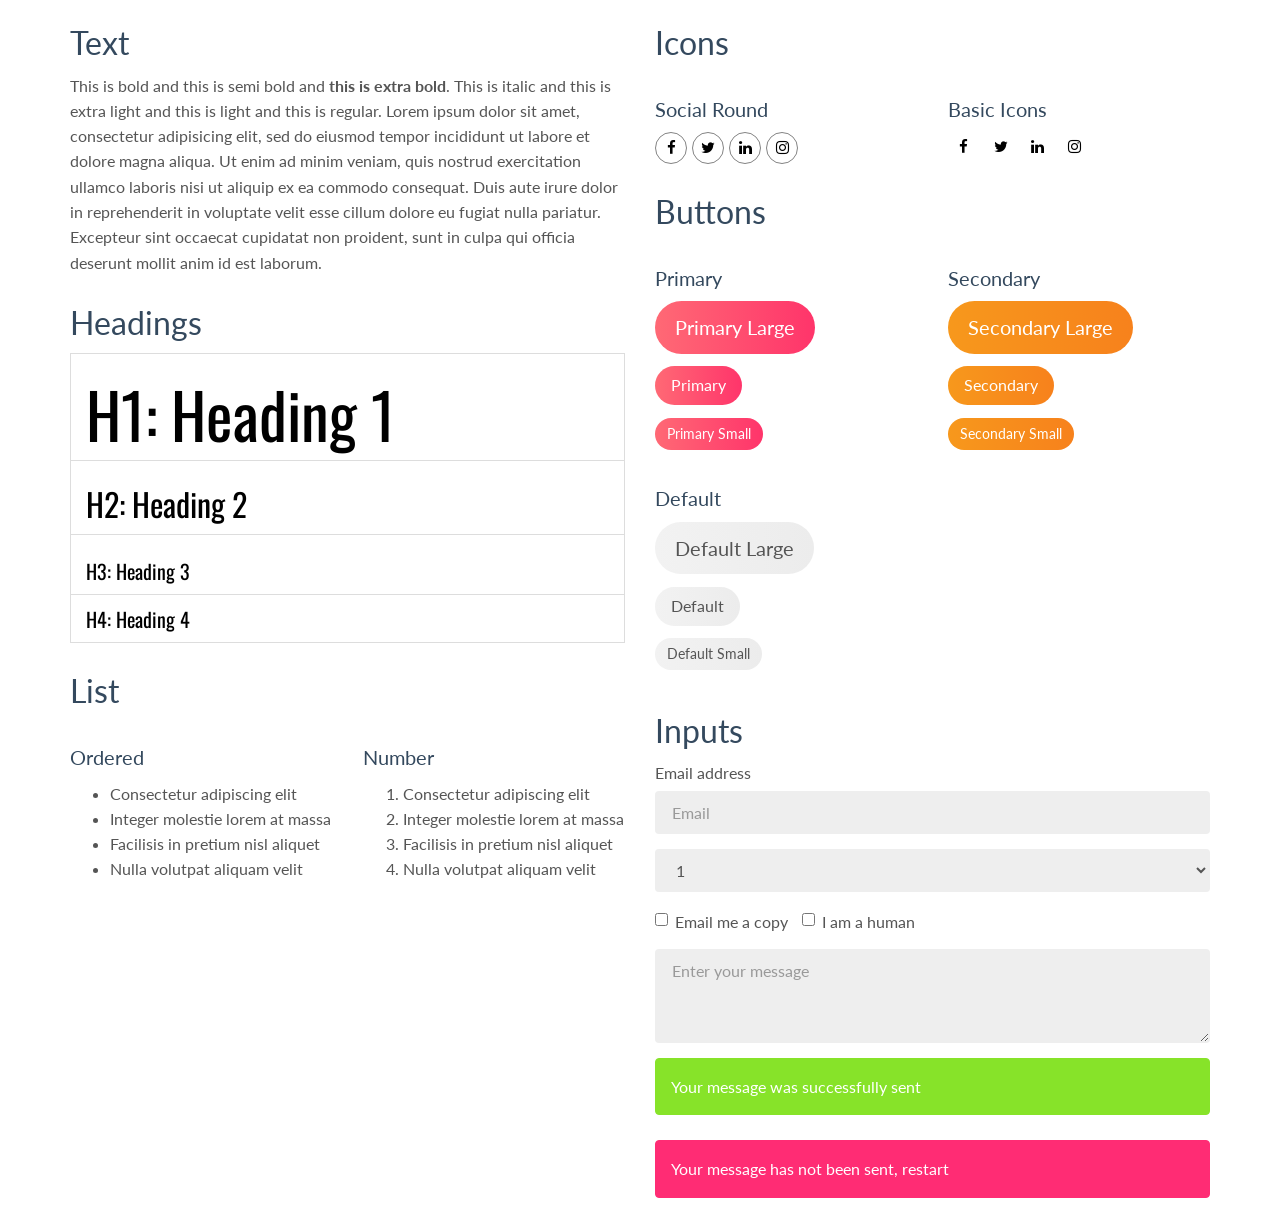
<file: components.html>
<!DOCTYPE html>
<html lang="en">

<head>
  <meta charset="UTF-8">
  <meta content="IE=edge" http-equiv="X-UA-Compatible">
  <meta content="width=device-width,initial-scale=1" name="viewport">
  <meta content="description" name="description">
  <meta name="google" content="notranslate" />
  <meta content="Mashup templates have been developped by Orson.io team" name="author">

  <!-- Disable tap highlight on IE -->
  <meta name="msapplication-tap-highlight" content="no">
  
  <link rel="apple-touch-icon" sizes="180x180" href="./assets/apple-icon-180x180.png">
  <link href="./assets/favicon.ico" rel="icon">

  <title>Title page</title>  

<link href="./main.d8e0d294.css" rel="stylesheet"></head>

<body class="white">


<!-- Add your site or app content here -->
  <div class="container">
    <div class="row">
      <div class="col-xs-12 col-md-6">

        <div class="template-example">
          <h2 class="template-title-example">Text</h2>
          <p>This is bold and this is semi bold and <b>this is extra bold</b>. This is italic and this is extra light and this is light
          and this is regular. Lorem ipsum dolor sit amet, consectetur adipisicing elit, sed do eiusmod
          tempor incididunt ut labore et dolore magna aliqua. Ut enim ad minim veniam,
          quis nostrud exercitation ullamco laboris nisi ut aliquip ex ea commodo
          consequat. Duis aute irure dolor in reprehenderit in voluptate velit esse
          cillum dolore eu fugiat nulla pariatur. Excepteur sint occaecat cupidatat non
          proident, sunt in culpa qui officia deserunt mollit anim id est laborum.
          </p>
        </div>

        <div class="template-example">
          <h2 class="template-title-example">Headings</h2>
          
          <table class="table table-bordered">
            <tr><td><h1>H1: Heading 1</h1></td></tr>
            <tr><td><h2>H2: Heading 2</h2></td></tr>
            <tr><td><h3>H3: Heading 3</h3></td></tr>
            <tr><td><h4>H4: Heading 4</h4></td></tr>
          </table>
          
        </div>

        
        <div class="template-example">
          <h2 class="template-title-example">List</h2>
          <div class="row">
            <div class="col-md-6">
              <h3 class="template-title-example">Ordered</h3>
              <ul>
                <li>Consectetur adipiscing elit</li>
                <li>Integer molestie lorem at massa</li>
                <li>Facilisis in pretium nisl aliquet</li>
                <li>Nulla volutpat aliquam velit</li>
              </ul>
            </div>
            <div class="col-md-6">
              <h3 class="template-title-example">Number</h3>
              <ol>
                <li>Consectetur adipiscing elit</li>
                <li>Integer molestie lorem at massa</li>
                <li>Facilisis in pretium nisl aliquet</li>
                <li>Nulla volutpat aliquam velit</li>
              </ol>
            </div>
          </div>
        </div>
        
      </div>

      <div class="col-xs-12 col-md-6">
        <div class="template-example">
          <h2 class="template-title-example">Icons</h2>
          
          <div class="row">
            <div class="col-md-6">
              <h3 class="template-title-example">Social Round</h2>
              <ul class="list-icons">
                <li>
                  <a href="" class="social-round-icon fa-icon">
                    <i class="fa fa-facebook"></i>
                  </a>
                </li>
                <li>
                  <a href="" class="social-round-icon fa-icon">
                    <i class="fa fa-twitter"></i>
                  </a>
                </li>
                <li>
                  <a href="" class="social-round-icon fa-icon">
                    <i class="fa fa-linkedin"></i>
                  </a>
                </li>
                <li>
                  <a href="" class="social-round-icon fa-icon">
                    <i class="fa fa-instagram"></i>
                  </a>
                </li>
              </ul>
            </div>
            <div class="col-md-6">
               <h3 class="template-title-example">Basic Icons</h2>
                <ul class="list-icons">
                  <li>
                    <span class="fa-icon">
                      <i class="fa fa-facebook"></i>
                    </span>
                  </li>
                  <li>
                    <span class="fa-icon">
                      <i class="fa fa-twitter"></i>
                    </span>
                  </li>
                  <li>
                    <span class="fa-icon">
                      <i class="fa fa-linkedin"></i>
                    </span>
                  </li>
                  <li>
                    <span class="fa-icon">
                      <i class="fa fa-instagram"></i>
                    </span>
                  </li>
                </ul>
            </div>

          </div>


          


        </div>

        <div class="template-example">
          <h2 class="template-title-example">Buttons</h2>
          <div class="row">
            <div class="col-md-6">
              <h3 class="template-title-example">Primary</h2>
              <div class="row">
                  <div class="col-md-6">
                  <p><a href="" class="btn btn-primary btn-lg">Primary Large</a></p>
                  <p><a href="" class="btn btn-primary">Primary </a></p>
                  <p><a href="" class="btn btn-primary btn-sm">Primary Small</a></p>
                </div>
              </div>

              <h3 class="template-title-example">Default</h2>
              <div class="row">
                  <div class="col-md-6">
                  <p><a href="" class="btn btn-default btn-lg">Default Large</a></p>
                  <p><a href="" class="btn btn-default">Default </a></p>
                  <p><a href="" class="btn btn-default btn-sm">Default Small</a></p>
                </div>
              </div>

            </div>

            <div class="col-md-6">
              <h3 class="template-title-example">Secondary</h2>
              <div class="row">
                  <div class="col-md-6">
                  <p><a href="" class="btn btn-info btn-lg">Secondary Large</a></p>
                  <p><a href="" class="btn btn-info">Secondary </a></p>
                  <p><a href="" class="btn btn-info btn-sm">Secondary Small</a></p>
                </div>
              </div>
            </div>
          </div>
        </div>
        
        <div class="template-example">
          <h2 class="template-title-example">Inputs</h2>

            <div class="form-group">
              <label for="exampleInputEmail1">Email address</label>
              <input type="email" class="form-control" id="exampleInputEmail1" placeholder="Email">
            </div>

            <div class="form-group">
              <select class="form-control">
                <option>1</option>
                <option>2</option>
                <option>3</option>
                <option>4</option>
                <option>5</option>
              </select>
            </div>

            <div class="form-group">
              <label class="checkbox-inline">
                <input 
                type="checkbox" id="inlineCheckbox1" value="option1"> Email me a copy
              </label>
              <label class="checkbox-inline">
                <input type="checkbox" id="inlineCheckbox2" value="option2"> I am a human
              </label>
            </div>

            <div class="form-group">
              <textarea class="form-control" rows="3" placeholder="Enter your message"></textarea>
            </div>
            
            <div class="alert alert-success" role="alert">Your message was successfully sent</div>
            <div class="alert alert-danger" role="alert">Your message has not been sent, restart</div>
        </div>




      </div>
    </div>
  </div>

<script type="text/javascript" src="./main.bc58148c.js"></script>
</file>
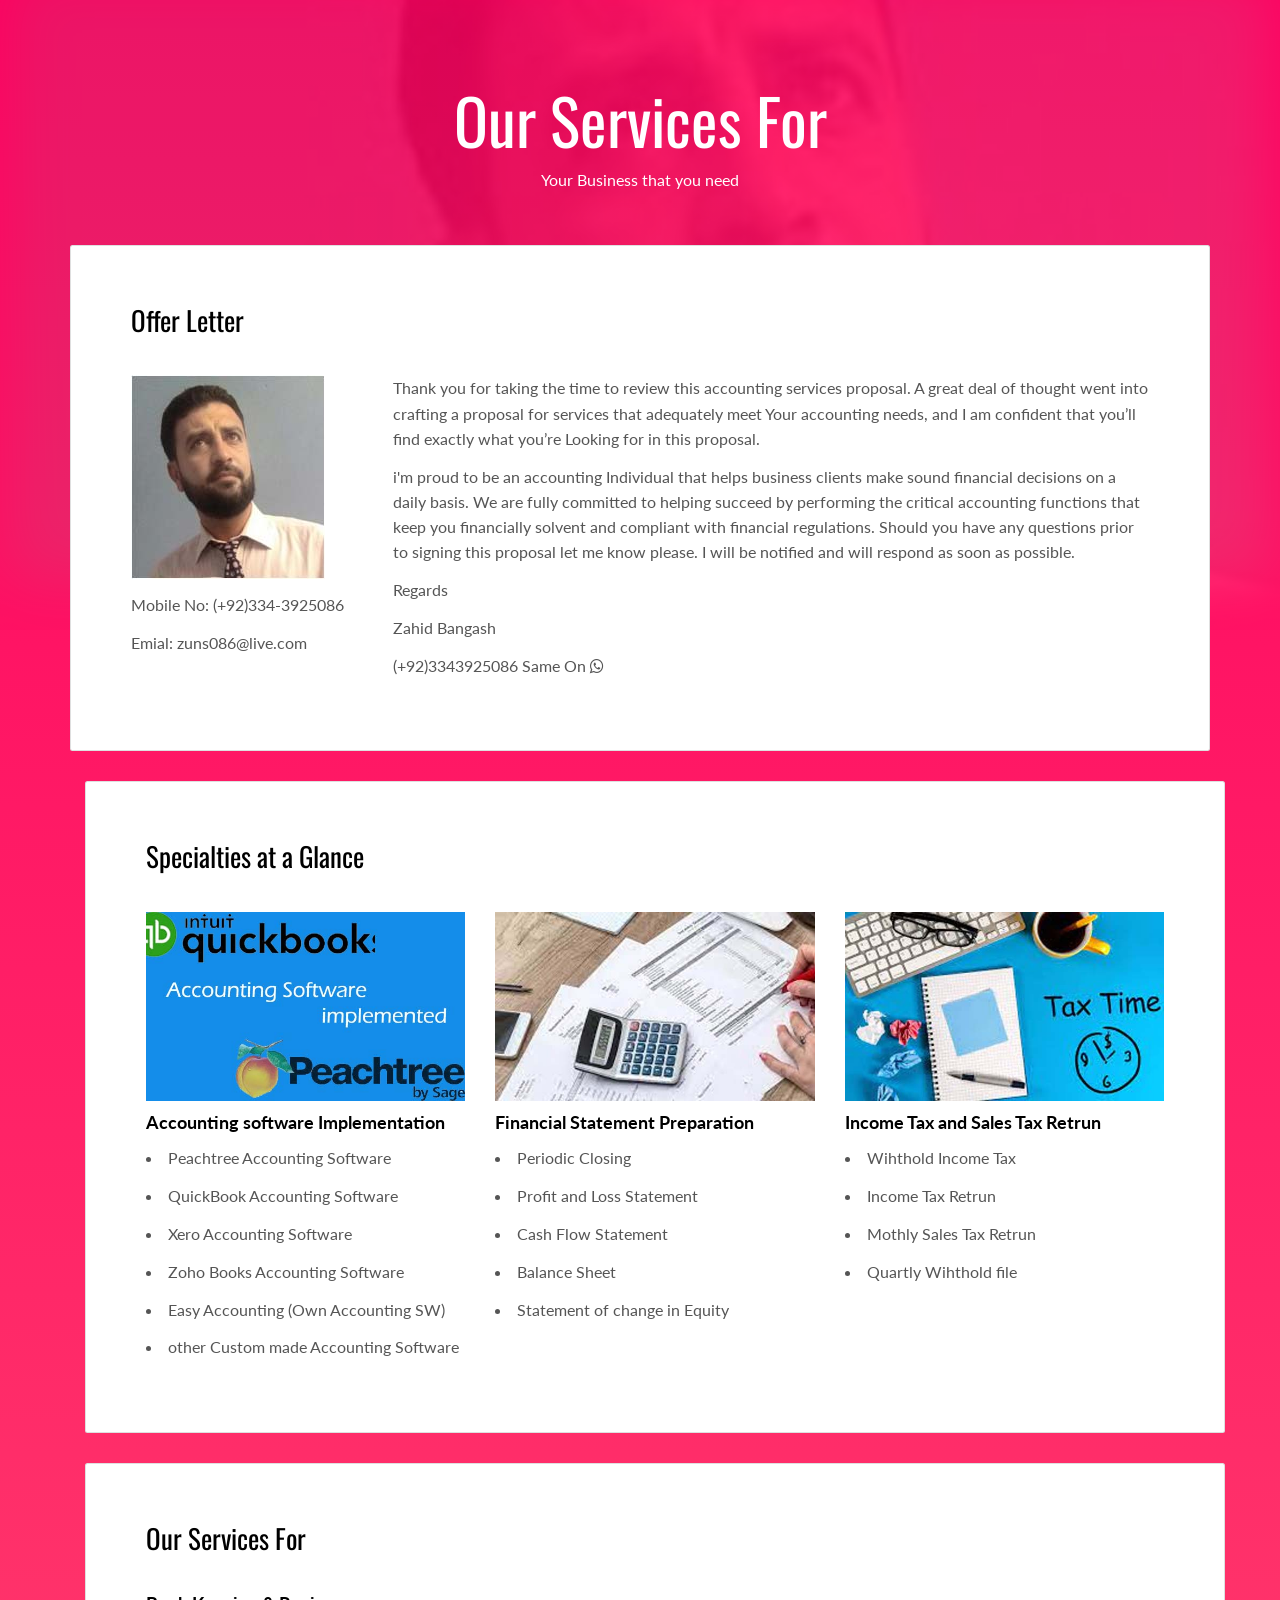
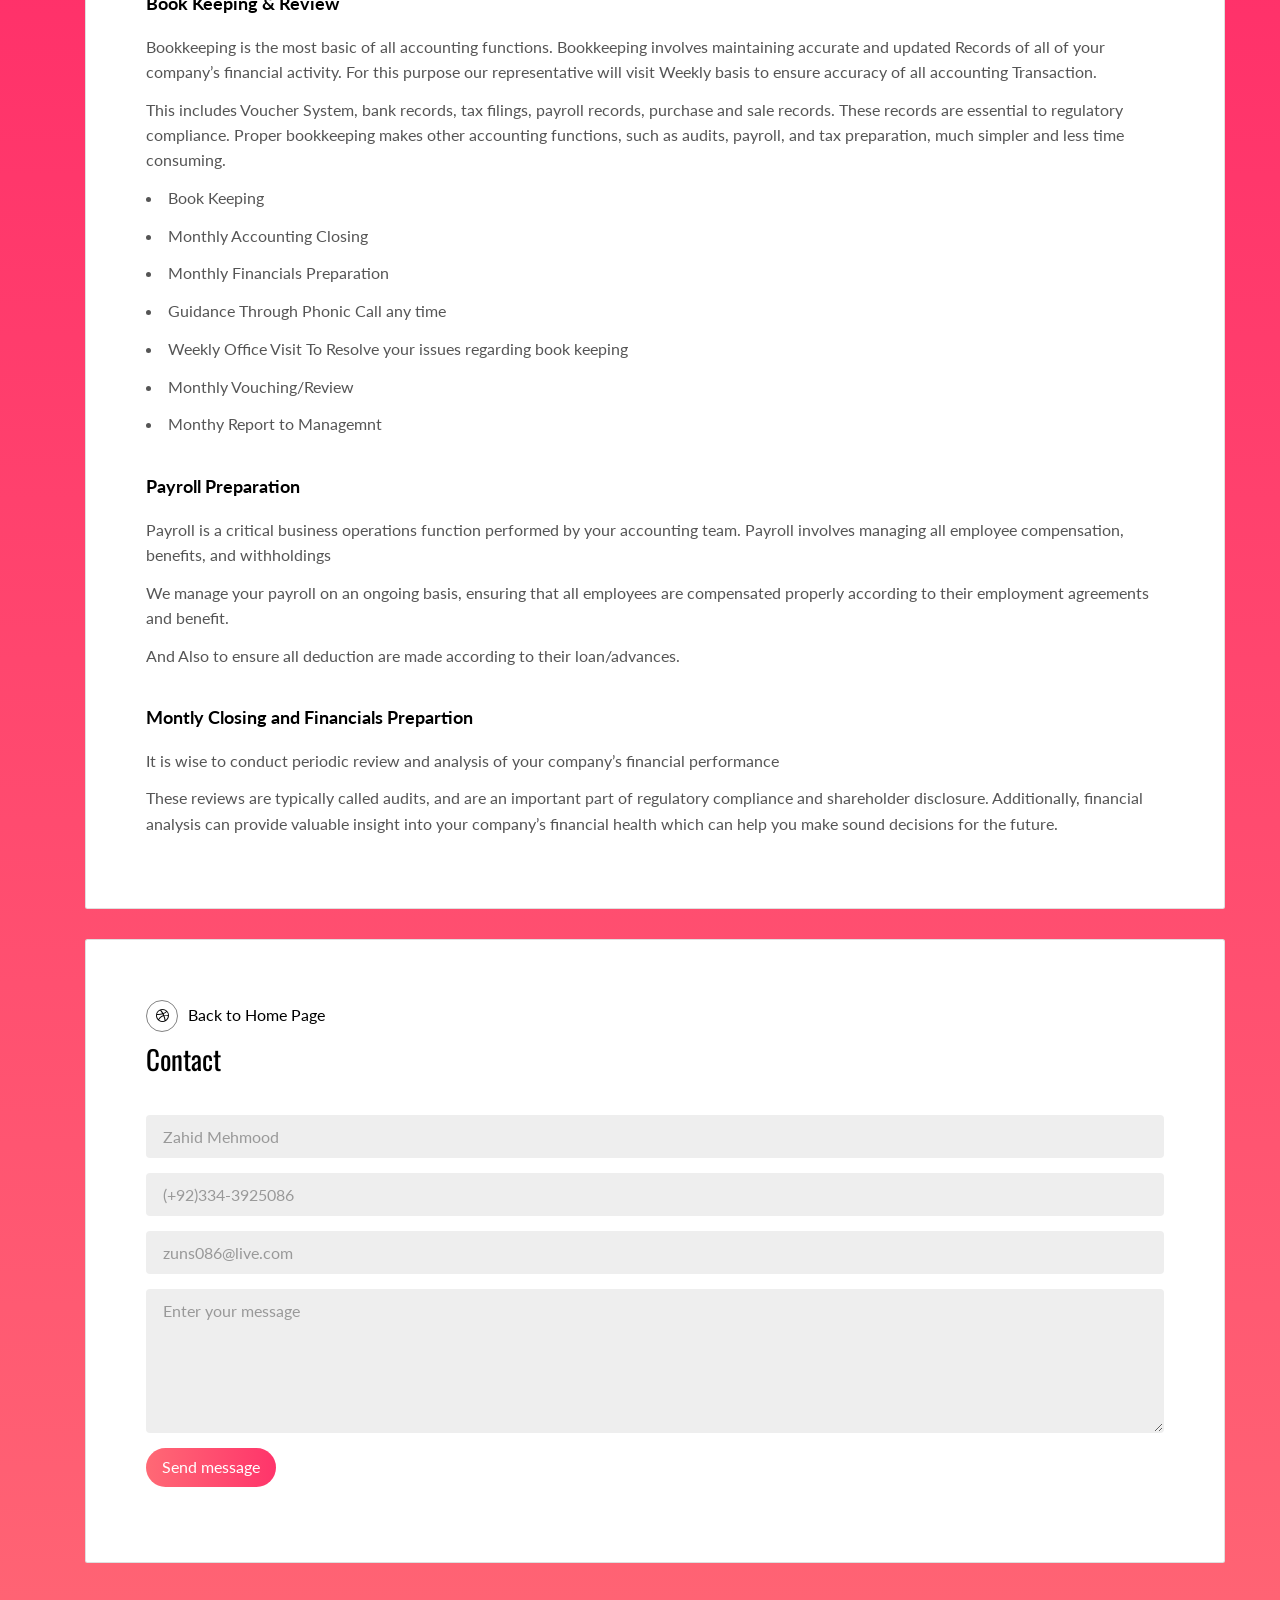
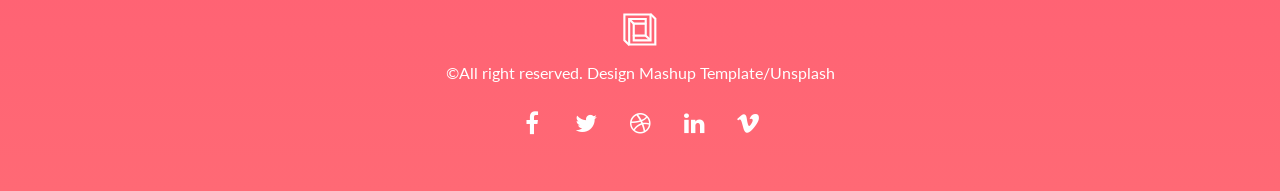
<file: Job.Offer.html>
<!DOCTYPE html>
<html lang="en">

<head>
  <meta charset="UTF-8">
  <meta content="IE=edge" http-equiv="X-UA-Compatible">
  <meta content="width=device-width,initial-scale=1" name="viewport">
  <meta content="description" name="description">
  <meta name="google" content="notranslate" />
  <meta content="Mashup templates have been developped by Orson.io team" name="author">

  <!-- Disable tap highlight on IE -->
  <meta name="msapplication-tap-highlight" content="no">
  
  <link rel="apple-touch-icon" sizes="180x180" href="./assets/apple-icon-180x180.png">
  <link href="./assets/favicon.ico" rel="icon">

  <title>Title page</title>  

<link href="./main.d8e0d294.css" rel="stylesheet"></head>
<script src="jquery-3.6.0.min.js"></script>

<body class="">

<!-- Add your content of header -->
<div class="background-color-layer" style="background-image: url('assets/images/zahid2.jpg')"
></div>
<main class="content-wrapper">
  <header class="white-text-container section-container">
    <div class="text-center">
      <h1>Our Services For</h1>
      <p>Your Business that you need</p>
      
    </div>
  </header>

<!-- Add your site or app content here -->
 
<div class="container">
  <div class="row">
    <div class="col-xs-12">

       <div class="card">
         <div class="card-block">
           <h2>Offer Letter</h2>
           <div class="row">
             <div class="col-md-3">
               <p><img src="./assets/images/Zahid.jpg" class="img-responsive" alt=""></p>
               <P>Mobile No: (+92)334-3925086</P>
               <P>Emial: zuns086@live.com</P>
             </div>
             <div class="col-md-9">
             <p>Thank you for taking the time to review this accounting services proposal. A great 
              deal of thought went into crafting a proposal for services that adequately meet 
              Your accounting needs, and I am confident that you’ll find exactly what you’re 
              Looking for in this proposal.
              </p>
             <P>i'm proud to be an accounting Individual that helps business clients 
              make sound  financial decisions on a daily basis. We are fully committed to 
               helping succeed by performing the critical accounting functions that keep you 
              financially solvent and compliant  with financial regulations. Should you have 
              any questions prior to signing this proposal let me know please. I will be notified 
              and will respond as soon as possible.
              </P><break></break>
             <P>Regards</P>
             <p>Zahid Bangash</p>
             <p>(+92)3343925086  Same On <i class="fa fa-whatsapp" aria-hidden="true"></i></p> 
           </div>
           </div>
         </div>
       </div>

<!-- Add your site or app content here -->
 
 <div class="container">
   

        <div class="card">
          <div class="card-block">
            <h2>Specialties at a Glance</h2>
            <div class="row">
              <div class="col-md-4">
                <img src="./assets/images/accounting.jpg" class="img-responsive" alt="">
                <h3 class="h5">Accounting software Implementation</h3>
                <p><li>Peachtree Accounting Software</li></p>
                <p><li>QuickBook Accounting Software</li></p>
                <p><li>Xero Accounting Software</li></p>
                <p><li>Zoho Books Accounting Software</li></p>
                <p><li>Easy Accounting (Own Accounting SW)</li></p>
                <p><li>other Custom made Accounting Software</li></p>
              </div>
              <div class="col-md-4">
                <img src="./assets/images/financials.jpg" class="img-responsive" alt="">
                <h3 class="h5">Financial Statement Preparation</h3>
                <p><li>Periodic Closing</li></p>
                <p><li>Profit and Loss Statement</li></p>
                <p><li>Cash Flow Statement</li></p>
                <p><li>Balance Sheet</li></p>
                <p><li>Statement of change in Equity</li></p>
              </div>
              <div class="col-md-4">
                <img src="./assets/images/tax.jpg" class="img-responsive" alt="">
                <h3 class="h5">Income Tax and Sales Tax Retrun</h3>
                <p><li>Wihthold Income Tax</li> </p>
                <p><li>Income Tax Retrun</li></p>
                <p><li>Mothly Sales Tax Retrun</li></p>
                <p><li>Quartly Wihthold file</li></p>
              </div>
            </div>
      

          </div>
        </div>



        <div class="card">
          <div class="card-block">
            <h2>Our Services For</h2>
            
            <div class="work-experience">
             
              <h3 class="h5 date-title">Book Keeping & Review</h3>
              <p>Bookkeeping is the most basic of all accounting functions. 
                Bookkeeping involves maintaining accurate and updated 
                Records of all of your company’s financial activity. For this 
                purpose our representative will visit Weekly basis to ensure
                accuracy of all accounting Transaction.</p>
                <p>This includes Voucher System, bank records, tax filings,
                  payroll records, purchase and sale records.
                  These records are essential to regulatory compliance. Proper 
                  bookkeeping makes other accounting functions, such as 
                  audits, payroll, and tax preparation, much simpler and less
                  time consuming.</p>
                  
              
              <p><li>Book Keeping</li></p>
              <p><li>Monthly Accounting Closing</li></p>
              <p><li>Monthly Financials Preparation</li></p>
              <p><li>Guidance Through Phonic Call any time</li></p>
              <p><li>Weekly Office Visit To Resolve your issues regarding book keeping </li></p>
              <p><li>Monthly Vouching/Review</li></p>
              <p><li>Monthy Report to Managemnt</li></p>

              
            </div>

            <div class="work-experience">
              <h3 class="h5 date-title">Payroll Preparation</h3>
              <p>Payroll is a critical business operations function performed by 
                your accounting team. Payroll involves managing all employee
                compensation, benefits, and withholdings</p>
              <p>We manage your payroll on an ongoing basis, ensuring that all 
                employees are compensated properly according to their 
                employment agreements and benefit. </p>
                
                <p>And Also to ensure all deduction are made according to their 
                  loan/advances.</p>
                  
              
            </div>

            <div class="work-experience">

              <h3 class="h5 date-title">Montly Closing and Financials Prepartion</h3>
              <p>It is wise to conduct periodic review and analysis of your 
                company’s financial performance</p>
              <p>These reviews are typically called audits, and are an important 
                part of regulatory compliance and shareholder disclosure.
                Additionally, financial analysis can provide
                valuable insight into your company’s financial
                health which can help you make sound
                decisions for the future.</p>
                
              
            </div>

          </div>
        </div>


        <div class="card">
          <div class="card-block">
            <p class="social-buttons"><a href="index.html" title=""><span class="social-round-icon fa-icon"><i class="fa fa-dribbble"></i></span>Back to Home Page</a></p>
            <h2>Contact</h2>
            

            
            <form action="mail.php" class="reveal-content" method="post" id="form">
              <div class="form-group">
                <input type="text" class="form-control" name="name" placeholder="Zahid Mehmood">
              </div>
              <div class="form-group">
                <input type="text" class="form-control" name="phone" placeholder="(+92)334-3925086">
              </div>
              <div class="form-group">
                <input type="email" class="form-control" name="mail" placeholder="zuns086@live.com">
              </div>
              <div class="form-group">
                <textarea class="form-control" rows="5" name="message" placeholder="Enter your message"></textarea>
              </div>
              <div class="form-group">
                <button type="submit" class=" btn btn-primary">Send message</button>
              </div> 
            </form>
             <script>   
                $(document).ready(function () {
                $('#form').submit(function () {
                
                alert('Thank You For Summiting Form')
                // $(this).css('<h1></h1>')
                
                })
                
                });
                </script>



          </div>
        </div>
       
     </div>
   </div>
 </div>

</main>
<footer class="footer-container white-text-container text-center">
  <div class="container">
    <div class="row">
      <div class="col-xs-12">
        <p><img src="./assets/images/mashup-icon.svg" alt=""></p>
        
        <p>©All right reserved. Design <a href="http://www.mashup-template.com/" title="Create website with free html template">Mashup Template</a>/<a href="https://unsplash.com/" title="Beautiful Free Images">Unsplash</a></p>
        <p>
          <a class="fa-icon fa-icon-2x" href="https://facebook.com/" title="">
            <i class="fa fa-facebook"></i>
          </a>
          <a class="fa-icon fa-icon-2x" href="https://twitter.com/" title="">
            <i class="fa fa-twitter"></i>
          </a>
          <a class="fa-icon fa-icon-2x" href="" title="">
            <i class="fa fa-dribbble"></i>
          </a>
          <a class="fa-icon fa-icon-2x" href="https://www.linkedin.com/" title="">
            <i class="fa fa-linkedin"></i>
          </a>
          <a class="fa-icon fa-icon-2x" href="" title="">
            <i class="fa fa-vimeo"></i>
          </a>
        </p>
      </div>
    </div>
  </div>
</footer>

<script>
  document.addEventListener("DOMContentLoaded", function (event) {
     scrollRevelation('.card');
  });
</script>
<!-- Google Analytics: change UA-XXXXX-X to be your site's ID 

<script>
  (function (i, s, o, g, r, a, m) {
    i['GoogleAnalyticsObject'] = r; i[r] = i[r] || function () {
      (i[r].q = i[r].q || []).push(arguments)
    }, i[r].l = 1 * new Date(); a = s.createElement(o),
      m = s.getElementsByTagName(o)[0]; a.async = 1; a.src = g; m.parentNode.insertBefore(a, m)
  })(window, document, 'script', '//www.google-analytics.com/analytics.js', 'ga');
  ga('create', 'UA-XXXXX-X', 'auto');
  ga('send', 'pageview');
</script>

--><script type="text/javascript" src="./main.bc58148c.js"></script></body>

</html>
</file>
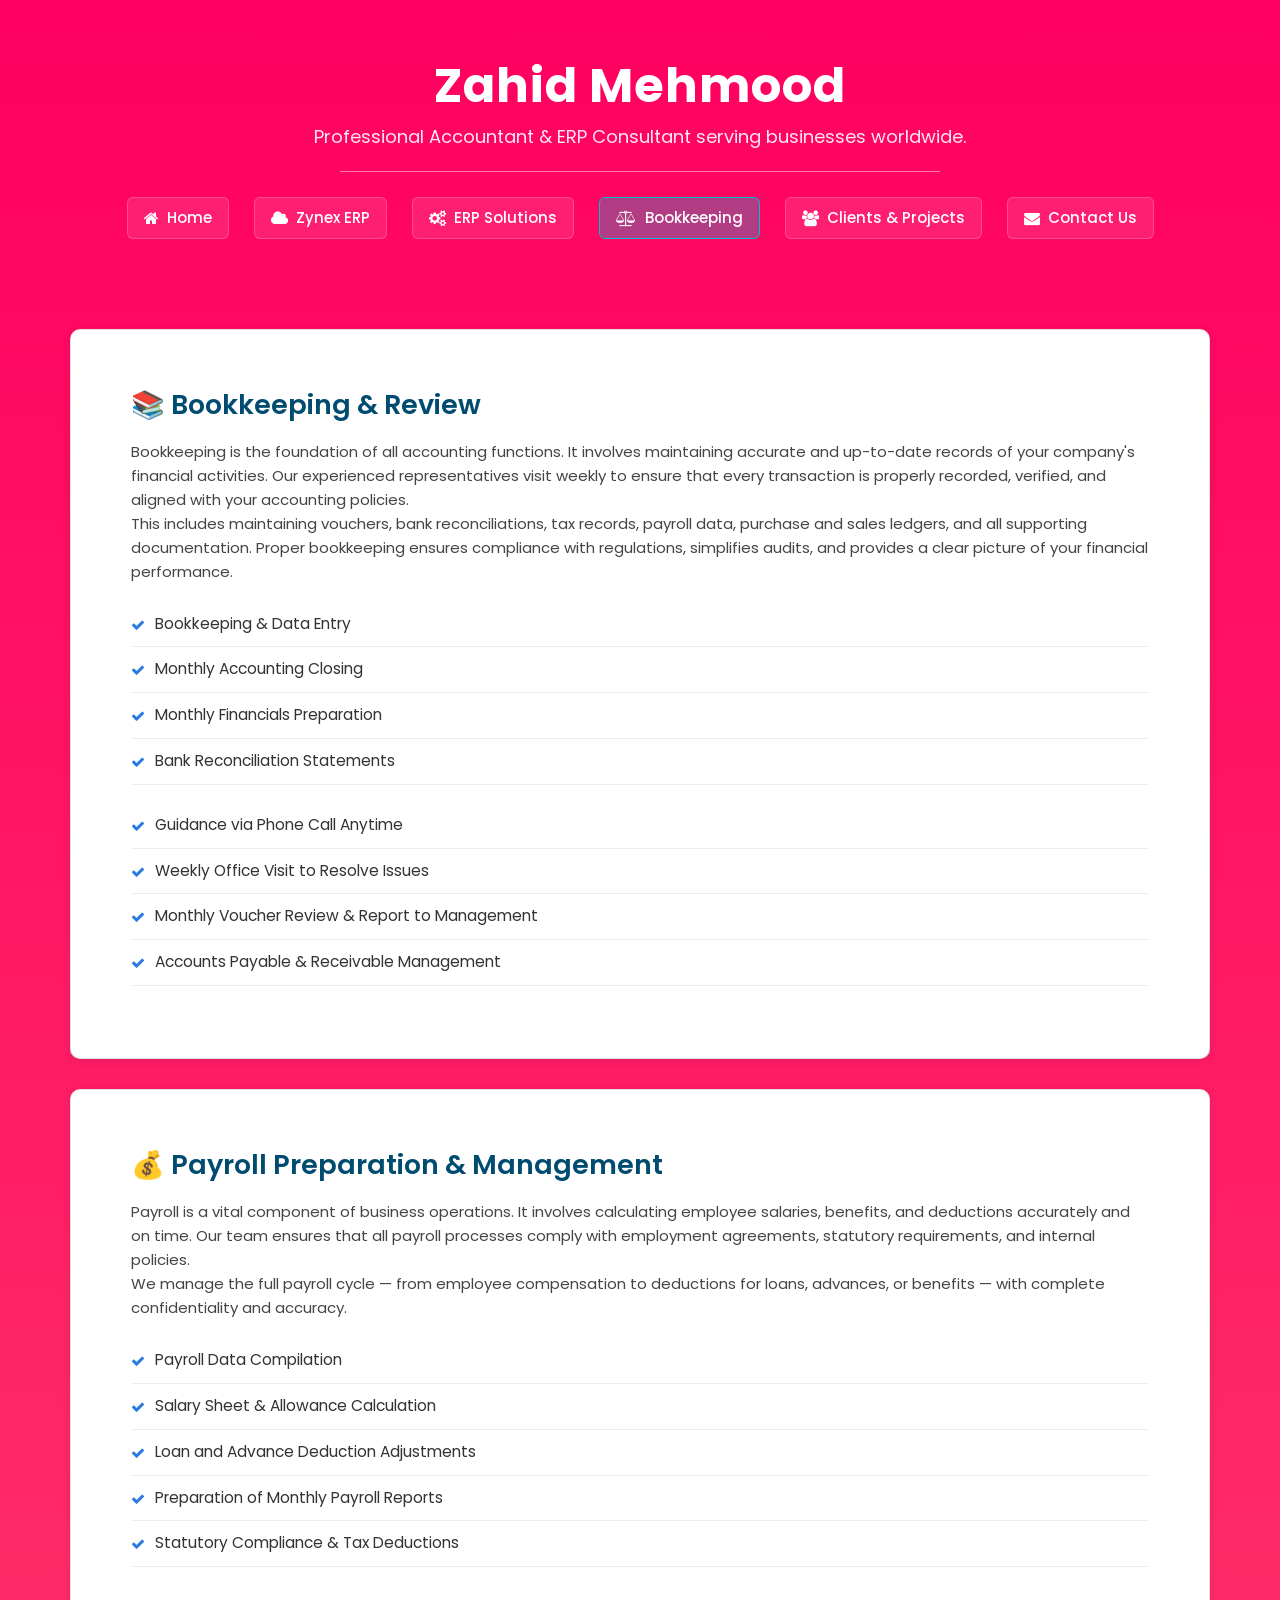
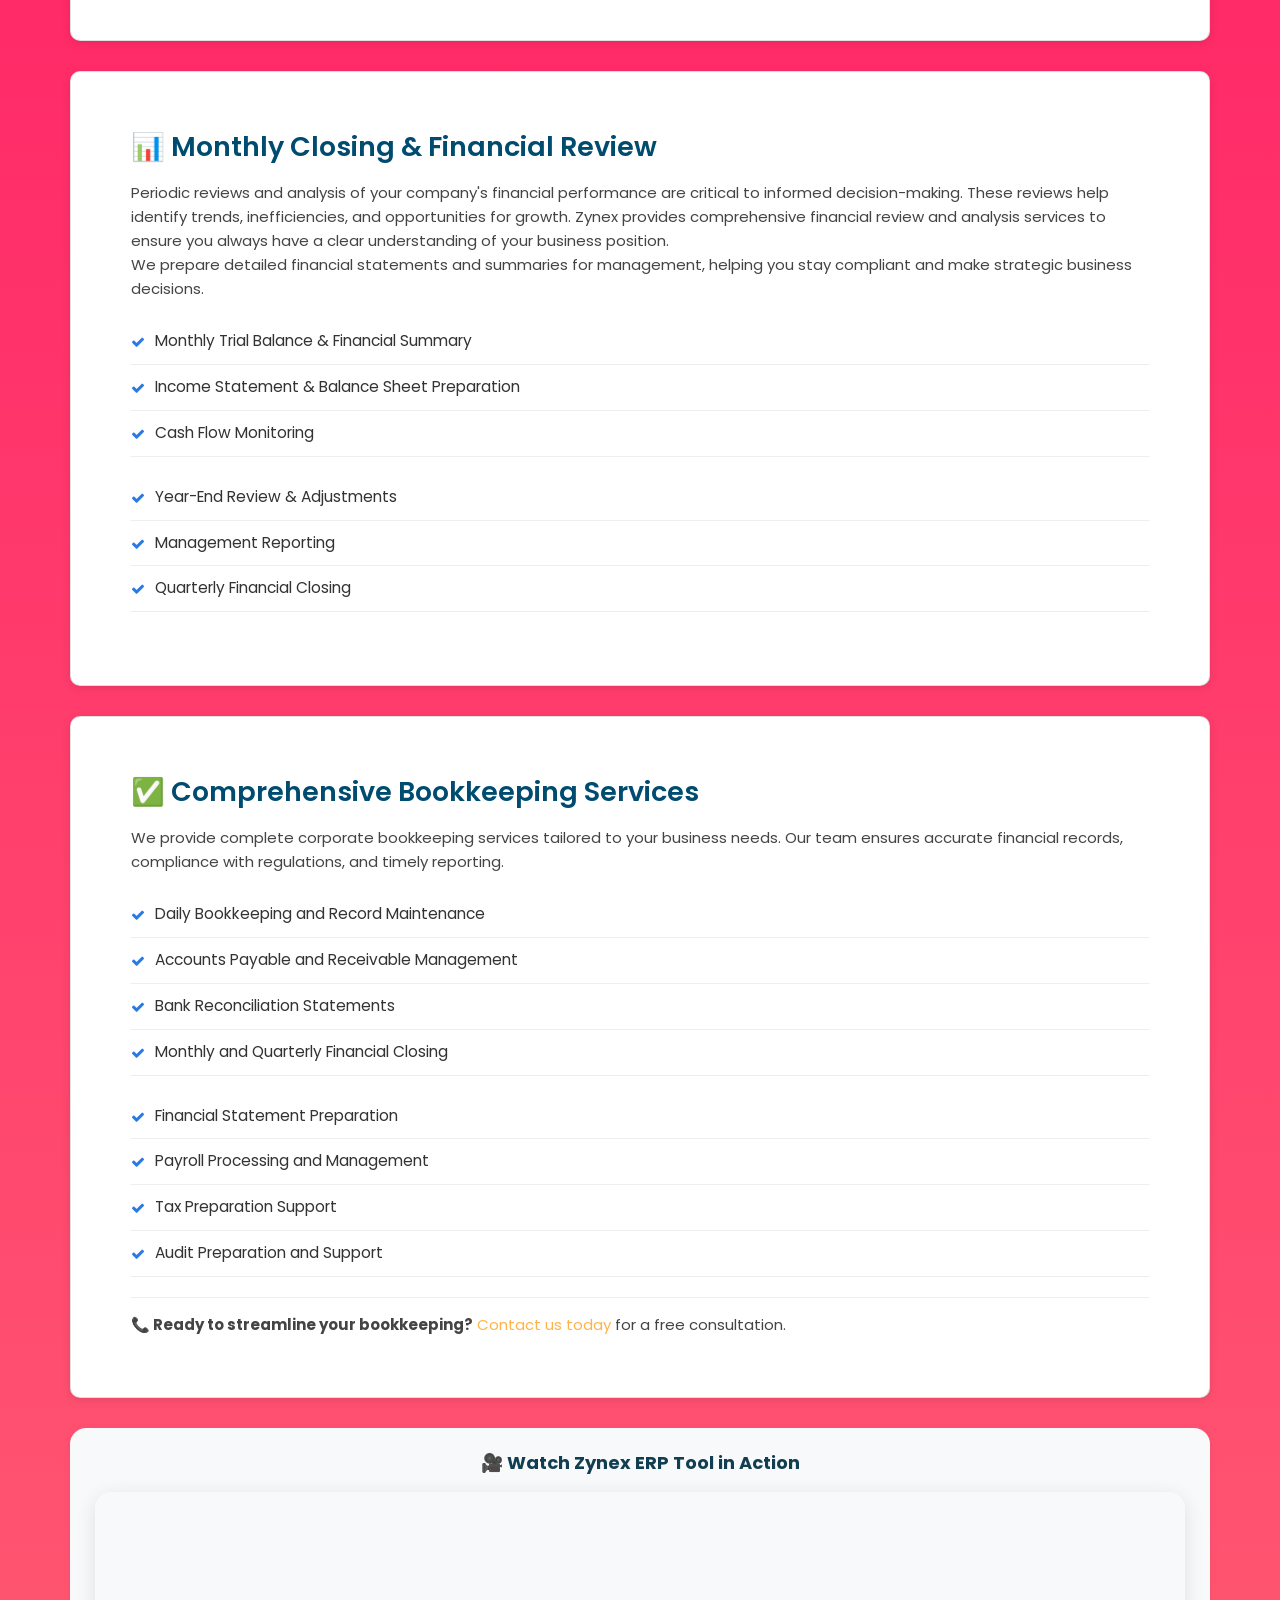
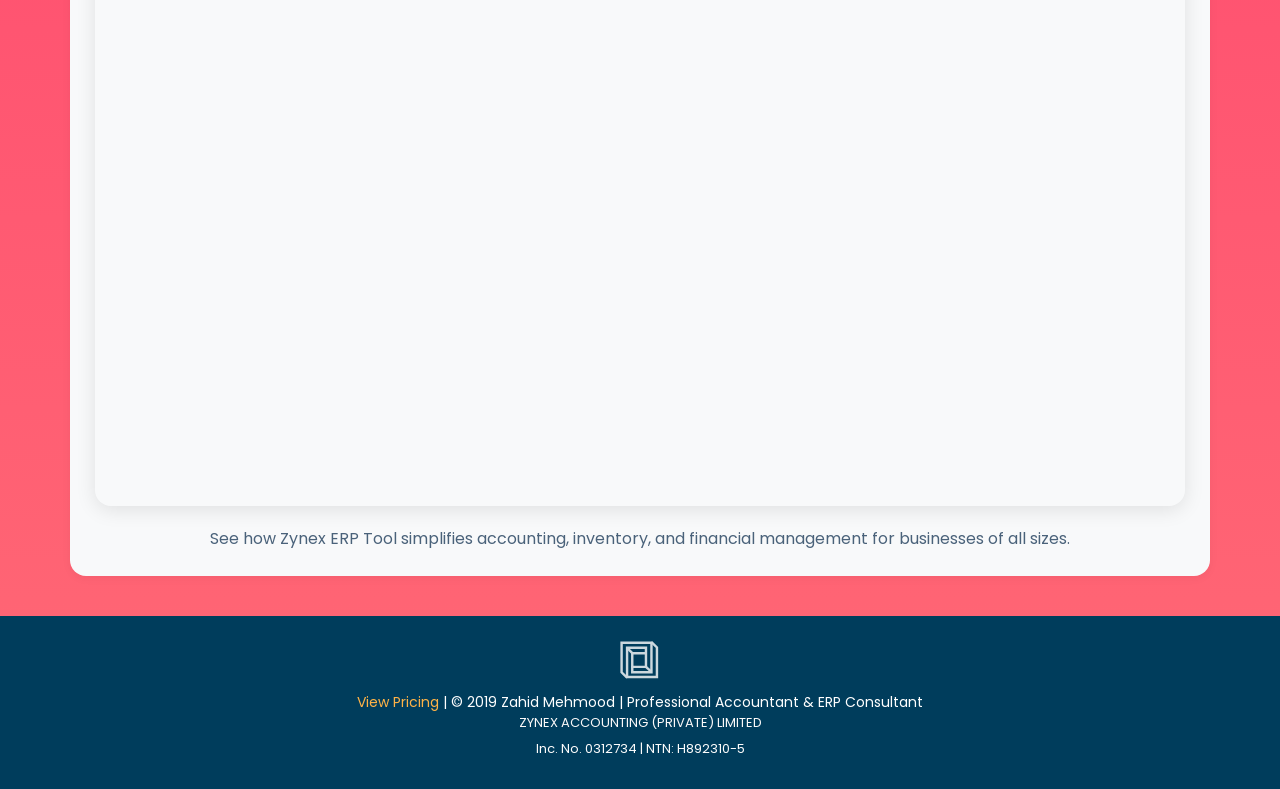
<file: assets/Pages/Bookkeeping.html>
<!DOCTYPE html>
<html lang="en">
<head>
  <meta charset="UTF-8">
  <meta content="IE=edge" http-equiv="X-UA-Compatible">
  <meta content="width=device-width,initial-scale=1" name="viewport">
  <meta name="description" content="Bookkeeping Services - Zynex Accounting (Pvt) Ltd. Professional bookkeeping, payroll management, and monthly financial reviews.">
  <title>Bookkeeping | Zahid Mehmood - Professional Accountant & ERP Consultant</title>

  <link href="../favicon.ico" rel="icon">
  <link href="../../main.d8e0d294.css" rel="stylesheet">
  <link href="../../css2.css" rel="stylesheet">
  <link rel="stylesheet" href="https://cdnjs.cloudflare.com/ajax/libs/font-awesome/4.7.0/css/font-awesome.min.css">
  <link href="https://fonts.googleapis.com/css2?family=Poppins:wght@400;600;700&display=swap" rel="stylesheet">

  <script src="../../jquery-3.6.0.min.js"></script>

  <style>
 .video-container {
      position: relative;
      padding-bottom: 56.25%; /* 16:9 Aspect Ratio */
      height: 0;
      overflow: hidden;
      border-radius: 16px;
      margin-top: 20px;
      margin-bottom: 20px;
      box-shadow: 0 4px 20px rgba(0,0,0,0.1);
    }
    
    .video-container iframe {
      position: absolute;
      top: 0;
      left: 0;
      width: 100%;
      height: 100%;
      border: none;
      border-radius: 16px;
    }
    
    .video-card {
      background: #f8f9fa;
      border-radius: 16px;
      padding: 25px;
      margin: 30px 0 40px;
      text-align: center;
      box-shadow: 0 2px 10px rgba(0,0,0,0.05);
    }
    
    .video-card h3 {
      color: #123e52;
      font-size: 1.6rem;
      margin-bottom: 20px;
      font-weight: 700;
    }
    
    @media (min-width: 768px) {
      .video-card h3 {
        font-size: 1.8rem;
      }
    }

  </style>
</head>

<body>
<header class="white-text-container section-container text-center">

  <h1>Zahid Mehmood</h1>

  <p>
    Professional Accountant & ERP Consultant serving businesses worldwide.
  </p>

  <!-- SAME NAVIGATION STYLE -->
  <nav class="nav-container">
    <a href="/index.html" class="nav-link"><i class="fa fa-home"></i> Home</a>
    <a href="/assets/Pages/Zynex_Tool.html" class="nav-link"><i class="fa fa-cloud"></i> Zynex ERP</a>
    <a href="/assets/Pages/erp.html" class="nav-link"><i class="fa fa-cogs"></i> ERP Solutions</a>
    <a href="/assets/Pages/Bookkeeping.html" class="nav-link active"><i class="fa fa-balance-scale"></i> Bookkeeping</a>
    <a href="/assets/Pages/clients.html" class="nav-link"><i class="fa fa-users"></i> Clients & Projects</a>
    <a href="/assets/Pages/ContactUs.html" class="nav-link"><i class="fa fa-envelope"></i> Contact Us</a>
  </nav>

</header>

<div class="container">
  
  <!-- ================= BOOKKEEPING & REVIEW ================= -->
  <div class="card">
    <div class="card-block">
      <h2>📚 Bookkeeping & Review</h2>
      <p>
        Bookkeeping is the foundation of all accounting functions. It involves maintaining accurate and up-to-date records of your company's financial activities.
        Our experienced representatives visit weekly to ensure that every transaction is properly recorded, verified, and aligned with your accounting policies.
      </p>
      <p>
        This includes maintaining vouchers, bank reconciliations, tax records, payroll data, purchase and sales ledgers, and all supporting documentation.
        Proper bookkeeping ensures compliance with regulations, simplifies audits, and provides a clear picture of your financial performance.
      </p>

      <div class="two-columns">
        <div class="col">
          <ul class="custom-list">
            <li>Bookkeeping & Data Entry</li>
            <li>Monthly Accounting Closing</li>
            <li>Monthly Financials Preparation</li>
            <li>Bank Reconciliation Statements</li>
          </ul>
        </div>
        <div class="col">
          <ul class="custom-list">
            <li>Guidance via Phone Call Anytime</li>
            <li>Weekly Office Visit to Resolve Issues</li>
            <li>Monthly Voucher Review & Report to Management</li>
            <li>Accounts Payable & Receivable Management</li>
          </ul>
        </div>
      </div>
    </div>
  </div>

  <!-- ================= PAYROLL MANAGEMENT ================= -->
  <div class="card">
    <div class="card-block">
      <h2>💰 Payroll Preparation & Management</h2>
      <p>
        Payroll is a vital component of business operations. It involves calculating employee salaries, benefits, and deductions accurately and on time.
        Our team ensures that all payroll processes comply with employment agreements, statutory requirements, and internal policies.
      </p>
      <p>
        We manage the full payroll cycle — from employee compensation to deductions for loans, advances, or benefits — with complete confidentiality and accuracy.
      </p>

      <ul class="custom-list">
        <li>Payroll Data Compilation</li>
        <li>Salary Sheet & Allowance Calculation</li>
        <li>Loan and Advance Deduction Adjustments</li>
        <li>Preparation of Monthly Payroll Reports</li>
        <li>Statutory Compliance & Tax Deductions</li>
      </ul>
    </div>
  </div>

  <!-- ================= MONTHLY CLOSING ================= -->
  <div class="card">
    <div class="card-block">
      <h2>📊 Monthly Closing & Financial Review</h2>
      <p>
        Periodic reviews and analysis of your company's financial performance are critical to informed decision-making. These reviews help identify trends, inefficiencies,
        and opportunities for growth. Zynex provides comprehensive financial review and analysis services to ensure you always have a clear understanding of your business position.
      </p>
      <p>
        We prepare detailed financial statements and summaries for management, helping you stay compliant and make strategic business decisions.
      </p>

      <div class="two-columns">
        <div class="col">
          <ul class="custom-list">
            <li>Monthly Trial Balance & Financial Summary</li>
            <li>Income Statement & Balance Sheet Preparation</li>
            <li>Cash Flow Monitoring</li>
          </ul>
        </div>
        <div class="col">
          <ul class="custom-list">
            <li>Year-End Review & Adjustments</li>
            <li>Management Reporting</li>
            <li>Quarterly Financial Closing</li>
          </ul>
        </div>
      </div>
    </div>
  </div>

  <!-- ================= COMPREHENSIVE SERVICES ================= -->
  <div class="card">
    <div class="card-block">
      <h2>✅ Comprehensive Bookkeeping Services</h2>
      <p>
        We provide complete corporate bookkeeping services tailored to your business needs. 
        Our team ensures accurate financial records, compliance with regulations, and timely reporting.
      </p>

      <div class="two-columns">
        <div class="col">
          <ul class="custom-list">
            <li>Daily Bookkeeping and Record Maintenance</li>
            <li>Accounts Payable and Receivable Management</li>
            <li>Bank Reconciliation Statements</li>
            <li>Monthly and Quarterly Financial Closing</li>
          </ul>
        </div>
        <div class="col">
          <ul class="custom-list">
            <li>Financial Statement Preparation</li>
            <li>Payroll Processing and Management</li>
            <li>Tax Preparation Support</li>
            <li>Audit Preparation and Support</li>
          </ul>
        </div>
      </div>

      <p style="margin-top: 20px; padding-top: 15px; border-top: 1px solid #eee;">
        <strong>📞 Ready to streamline your bookkeeping?</strong> 
        <a href="ContactUs.html" style="color: #ffb347; text-decoration: none;">Contact us today</a> for a free consultation.
      </p>
    </div>
  </div>
        <!-- YOUTUBE VIDEO SECTION - CORRECTED EMBED LINK -->
      <div class="video-card">
        <h3>🎥 Watch Zynex ERP Tool in Action</h3>
        <div class="video-container">
        <iframe 
            src="https://www.youtube.com/embed/c9nTOnVWc2w" 
            title="Zynex ERP Tool Demo Video"
            frameborder="0" 
            allow="accelerometer; autoplay; clipboard-write; encrypted-media; gyroscope; picture-in-picture; web-share" 
            referrerpolicy="strict-origin-when-cross-origin" 
            allowfullscreen>
        </iframe>
        </div>
        <p style="color: #4a627a; margin-top: 15px;">See how Zynex ERP Tool simplifies accounting, inventory, and financial management for businesses of all sizes.</p>
      </div>
</div>

<!-- ================= FOOTER ================= -->
<footer class="footer-container white-text-container text-center">
  <div class="container">
    <p><img src="../../assets/images/mashup-icon.svg" alt=""></p>
    <p><a href="../../pricing.html" style="color: #ffb347;">View Pricing</a> | © 2019 Zahid Mehmood | Professional Accountant & ERP Consultant</p>
    <p style="font-size: 1.3rem; margin-bottom: 5px; color: #fbf9f9;">ZYNEX ACCOUNTING (PRIVATE) LIMITED</p>
    <p style="font-size: 1.3rem; color: #fcfcfc; margin-bottom: 5px;">Inc. No. 0312734 | NTN: H892310-5</p> 
  </div>
</footer>

<script>
  document.addEventListener("DOMContentLoaded", function () {
    if (typeof scrollRevelation !== 'undefined') {
      scrollRevelation('.card');
    }
  });
</script>
<script type="text/javascript" src="../../main.bc58148c.js"></script>
</body>
</html>
</file>
<file: css2.css>
/* ==============================
   Zynex Accounting (Pvt) Ltd
   Custom Corporate Style
   ============================== */

/* Use modern Poppins font (make sure it's linked in HTML) */
body, h1, h2, h3, p, a {
  font-family: 'Poppins', sans-serif;
  margin: 0;
  padding: 0;
  box-sizing: border-box;
}

/* ---------- Header Section ---------- */
header.white-text-container {
  text-align: center;
  color: #ffffff;
  padding-top: 60px;
  padding-bottom: 30px;
}

/* Company Name */
header.white-text-container h1 {
  font-weight: 700;            /* Bold for strong impact */
  font-size: 48px;             /* Modern large font */
  letter-spacing: 1px;
  color: #ffffff;
  margin-bottom: 10px;
  text-transform: capitalize;
}

/* Company Slogan */
header.white-text-container p {
  font-weight: 400;
  font-size: 18px;
  opacity: 0.9;
  margin-bottom: 15px;
  position: relative;
}

/* Elegant horizontal line under slogan */
header.white-text-container p::after {
  content: "";
  display: block;
  width: 80%;
  max-width: 600px;
  height: 1px;
  background: rgba(255, 255, 255, 0.5);
  margin: 20px auto 25px;
  border-radius: 2px;
}

/* ---------- Link Section ---------- */
.text-links {
  display: flex;
  justify-content: center;
  gap: 35px;
  margin-bottom: 25px;
  flex-wrap: wrap;
}

.text-links a {
  color: #ffffff;
  text-decoration: none;
  font-weight: 500;
  font-size: 15px;
  display: flex;
  align-items: center;
  transition: color 0.3s ease, transform 0.3s ease;
}

.text-links a i {
  margin-right: 6px;
  color: #00bcd4; /* Icon color (blue accent) */
  font-size: 16px;
  transition: color 0.3s ease;
}

/* Hover effects for links */
.text-links a:hover {
  color: #4dd0e1;
  transform: translateY(-2px);
}

.text-links a:hover i {
  color: #80deea;
}

/* ---------- Cards / Content Blocks ---------- */
.card {
  background: #ffffff;
  color: #333;
  border-radius: 10px;
  margin: 30px auto;
  box-shadow: 0 2px 10px rgba(0,0,0,0.1);
  overflow: hidden;
}

.card-block {
  padding: 30px;
}

.card-block h2 {
  font-weight: 600;
  color: #004c70;
  margin-bottom: 20px;
}

.card-block p {
  line-height: 1.6;
  color: #444;
  font-size: 15px;
}

/* ---------- Footer ---------- */
.footer-container {
  background-color: #003d5c;
  color: #ffffff;
  padding: 25px 0;
  font-size: 14px;
}

.footer-container img {
  width: 40px;
  opacity: 0.8;
  margin-bottom: 10px;
}

/* ---------- Responsive Design ---------- */
@media (max-width: 768px) {
  header.white-text-container h1 {
    font-size: 36px;
  }

  .text-links {
    flex-direction: column;
    gap: 12px;
  }

  header.white-text-container p::after {
    width: 70%;
  }

  .card-block {
    padding: 20px;
  }
}

/* ---------- Clients / Experience Section ---------- */
.client-list {
  margin-top: 20px;
}

.client {
  background: #f9f9f9;
  border: 1px solid #e1e1e1;
  border-radius: 12px;
  padding: 20px 25px;
  margin-bottom: 20px;
  box-shadow: 0 2px 8px rgba(0,0,0,0.05);
  transition: transform 0.3s ease, box-shadow 0.3s ease;
}

.client:hover {
  transform: translateY(-3px);
  box-shadow: 0 4px 12px rgba(0,0,0,0.1);
}

.client h4 {
  font-size: 18px;
  color: #004c70;
  font-weight: 600;
  margin-bottom: 10px;
}

.two-column-list {
  display: grid;
  grid-template-columns: repeat(auto-fit, minmax(250px, 1fr));
  gap: 6px 20px;
  padding-left: 20px;
  margin: 0;
  list-style-type: disc;
}

.two-column-list li {
  font-size: 15px;
  color: #555;
}

/* Mobile view */
@media (max-width: 768px) {
  .two-column-list {
    grid-template-columns: 1fr;
  }
}

/* ---------- Contact Page Styles ---------- */
.contact-card {
  background: #fff;
  border-radius: 12px;
  box-shadow: 0 4px 16px rgba(0,0,0,0.08);
  margin-top: 40px;
  padding: 40px 20px;
}

.contact-info {
  display: flex;
  flex-direction: column;
  align-items: center;
  gap: 25px;
  margin-top: 25px;
}

.contact-item {
  text-align: center;
  max-width: 500px;
}

.contact-item i {
  font-size: 30px;
  color: #0077b6;
  margin-bottom: 10px;
}

.contact-item p {
  font-size: 17px;
  color: #333;
  margin: 5px 0;
}

.contact-item a {
  text-decoration: none;
  color: #004c70;
  font-weight: 600;
}

.contact-note {
  font-size: 13px;
  color: #777;
}

.back-link {
  margin-top: 30px;
}

.back-link a {
  font-size: 15px;
  color: #0077b6;
  text-decoration: none;
  font-weight: 600;
}

.back-link a:hover {
  text-decoration: underline;
}

/* Mobile view */
@media (max-width: 768px) {
  .contact-card {
    padding: 25px 15px;
  }
}

/* ===============================
   Global Style for Bookkeeping Page
   =============================== */
/* ===============================
   Bookkeeping Page Styling
   =============================== */

.bookkeeping-section {
  background: #ffffff;
  border-radius: 10px;
  padding: 40px 30px;
  margin: 40px auto;
  box-shadow: 0 3px 12px rgba(0, 0, 0, 0.08);
  color: #333;
}

.bookkeeping-section h2 {
  font-weight: 600;
  color: #004c70;
  text-align: center;
  margin-bottom: 25px;
}

.bookkeeping-section p {
  font-size: 15.5px;
  line-height: 1.7;
  color: #444;
  text-align: justify;
  margin-bottom: 20px;
}

/* ✅ Custom List for Bookkeeping Page */
.custom-list {
  list-style: none;
  padding-left: 0;
  margin-top: 18px;
}

.custom-list li {
  padding: 10px 0;
  font-size: 15.5px;
  color: #333;
  border-bottom: 1px solid #eee;
  display: flex;
  align-items: flex-start;
  line-height: 1.6;
  transition: color 0.3s ease;
}

.custom-list li::before {
  content: "\f00c"; /* check mark icon */
  font-family: "FontAwesome";
  color: #2a7ae4;
  margin-right: 10px;
  font-size: 14px;
  margin-top: 2px;
}

.custom-list li:hover {
  color: #1e88e5;
}

/* Back to Home Button */
.back-home {
  margin: 40px 0 20px;
  text-align: center;
}

.back-home a {
  display: inline-block;
  padding: 10px 20px;
  font-size: 15px;
  font-weight: 600;
  color: #2a7ae4;
  border: 2px solid #2a7ae4;
  border-radius: 30px;
  text-decoration: none;
  transition: all 0.3s ease;
}

.back-home a i {
  margin-right: 8px;
}

.back-home a:hover {
  background-color: #2a7ae4;
  color: #fff;
}


/* ERP Page Enhancements */

/* ===== ERP PAGE STYLES ===== */

.white-box {
  background-color: #fff;
  border-radius: 10px;
  padding: 40px 25px;
  margin: 40px auto;
  max-width: 900px;
  box-shadow: 0 2px 10px rgba(0,0,0,0.08);
}

.white-box h2 {
  color: #004c70;
  margin-bottom: 15px;
  font-weight: 600;
}

.white-box p {
  line-height: 1.7;
  color: #333;
  margin-bottom: 15px;
}

.erp-list {
  list-style: none;
  padding: 0;
  margin-bottom: 20px;
}

.erp-list li {
  margin: 8px 0;
  font-size: 16px;
  color: #444;
  position: relative;
  padding-left: 25px;
}

.erp-list li::before {
  content: "\f0a4";
  font-family: FontAwesome;
  position: absolute;
  left: 0;
  color: #2a7ae4;
}

.back-home {
  display: inline-block;
  margin-top: 15px;
  color: #2a7ae4;
  text-decoration: none;
  font-weight: 600;
}

.back-home:hover {
  text-decoration: underline;
}

/* ===== ERP SLIDER ===== */
/* ===========================
   ERP Solution Page Styles
   =========================== */

.erp-list {
  list-style: none;
  padding: 0;
  margin: 20px 0;
}

.erp-list li {
  margin: 10px 0;
  font-size: 16px;
  color: #444;
  position: relative;
  padding-left: 25px;
  line-height: 1.6;
}

.erp-list li::before {
  content: "\f0a4";
  font-family: FontAwesome;
  position: absolute;
  left: 0;
  color: #2a7ae4;
  font-size: 14px;
}

/* ===== ERP SLIDER ===== */
.slider-container {
  width: 100%;
  max-width: 700px;
  height: 100%;
  margin: 50px auto;
  overflow: hidden;
  border-radius: 12px;
  box-shadow: 0 4px 16px rgba(0,0,0,0.15);
  position: relative;
}

.slides {
  display: flex;
  transition: transform 0.8s ease-in-out;
  will-change: transform;
}

.slide {
  flex: 0 0 100%;
  max-width: 100%;
}

.slide img {
  width: 100%;
  height: 480px;
  object-fit: cover;
  border-radius: 12px;
  display: block;
}

/* Responsive */
@media (max-width: 768px) {
  .slide img {
    height: 300px;
  }
}
/* ===============================
   Consistent Navigation Styles
   =============================== */

/* Navigation Container */
.nav-container {
  display: flex;
  justify-content: center;
  gap: 25px;
  margin: 20px 0 30px;
  flex-wrap: wrap;
  padding: 0 15px;
}

/* Navigation Links */
.nav-link {
  color: #ffffff;
  text-decoration: none;
  font-weight: 500;
  font-size: 15px;
  display: flex;
  align-items: center;
  padding: 8px 16px;
  border-radius: 6px;
  transition: all 0.3s ease;
  background: rgba(255, 255, 255, 0.1);
  border: 1px solid rgba(255, 255, 255, 0.2);
}

.nav-link i {
  margin-right: 8px;
  font-size: 16px;
}

.nav-link:hover {
  background: rgba(255, 255, 255, 0.2);
  color: #ffffff;
  transform: translateY(-2px);
  text-decoration: none;
}

.nav-link.active {
  background: rgba(0, 188, 212, 0.3);
  border-color: #00bcd4;
}

/* Mobile Responsive */
@media (max-width: 768px) {
  .nav-container {
    flex-direction: column;
    gap: 10px;
    align-items: center;
  }
  
  .nav-link {
    width: 200px;
    justify-content: center;
  }
}
/* ===============================
   Contact Form Card (for Index Page)
   =============================== */

.contact-form {
  max-width: 600px;
  margin: 0 auto;
  text-align: left;
}

.contact-form .form-group {
  margin-bottom: 18px;
}

.contact-form label {
  display: block;
  font-weight: 500;
  color: #004c70;
  margin-bottom: 6px;
}

.contact-form input,
.contact-form textarea {
  width: 100%;
  padding: 10px 12px;
  border: 1px solid #ccc;
  border-radius: 8px;
  font-size: 15px;
  font-family: 'Poppins', sans-serif;
  transition: border-color 0.3s ease, box-shadow 0.3s ease;
}

.contact-form input:focus,
.contact-form textarea:focus {
  outline: none;
  border-color: #2a7ae4;
  box-shadow: 0 0 5px rgba(42, 122, 228, 0.3);
}

.contact-form button {
  background-color: #2a7ae4;
  color: #fff;
  border: none;
  border-radius: 30px;
  padding: 10px 25px;
  font-size: 15px;
  font-weight: 600;
  cursor: pointer;
  transition: all 0.3s ease;
}

.contact-form button:hover {
  background-color: #004c70;
}

/* For responsive spacing inside card */
@media (max-width: 768px) {
  .contact-form {
    width: 100%;
    padding: 0 10px;
  }
}
</file>
<file: main.d8e0d294.css>
@import url(https://fonts.googleapis.com/css?family=Lato:400,700|Oswald);@import url(https://maxcdn.bootstrapcdn.com/font-awesome/4.7.0/css/font-awesome.min.css);/*!
 * Bootstrap v3.3.7 (http://getbootstrap.com)
 * Copyright 2011-2016 Twitter, Inc.
 * Licensed under MIT (https://github.com/twbs/bootstrap/blob/master/LICENSE)
 */
/*! normalize.css v3.0.3 | MIT License | github.com/necolas/normalize.css */html{font-family:sans-serif;-ms-text-size-adjust:100%;-webkit-text-size-adjust:100%}body{margin:0}article,aside,details,figcaption,figure,footer,header,hgroup,main,menu,nav,section,summary{display:block}audio,canvas,progress,video{display:inline-block;vertical-align:baseline}audio:not([controls]){display:none;height:0}[hidden],template{display:none}a{background-color:transparent}a:active,a:hover{outline:0}abbr[title]{border-bottom:1px dotted}b,strong{font-weight:700}dfn{font-style:italic}h1{font-size:2em;margin:.67em 0}mark{background:#ff0;color:#000}small{font-size:80%}sub,sup{font-size:75%;line-height:0;position:relative;vertical-align:baseline}sup{top:-.5em}sub{bottom:-.25em}img{border:0}svg:not(:root){overflow:hidden}figure{margin:1em 40px}hr{box-sizing:content-box;height:0}pre{overflow:auto}code,kbd,pre,samp{font-family:monospace,monospace;font-size:1em}button,input,optgroup,select,textarea{color:inherit;font:inherit;margin:0}button{overflow:visible}button,select{text-transform:none}button,html input[type=button],input[type=reset],input[type=submit]{-webkit-appearance:button;cursor:pointer}button[disabled],html input[disabled]{cursor:default}button::-moz-focus-inner,input::-moz-focus-inner{border:0;padding:0}input{line-height:normal}input[type=checkbox],input[type=radio]{box-sizing:border-box;padding:0}input[type=number]::-webkit-inner-spin-button,input[type=number]::-webkit-outer-spin-button{height:auto}input[type=search]{-webkit-appearance:textfield;box-sizing:content-box}input[type=search]::-webkit-search-cancel-button,input[type=search]::-webkit-search-decoration{-webkit-appearance:none}fieldset{border:1px solid silver;margin:0 2px;padding:.35em .625em .75em}textarea{overflow:auto}optgroup{font-weight:700}table{border-collapse:collapse;border-spacing:0}td,th{padding:0}

/*! Source: https://github.com/h5bp/html5-boilerplate/blob/master/src/css/main.css */@media print{*,:after,:before{background:transparent!important;color:#000!important;box-shadow:none!important;text-shadow:none!important}a,a:visited{text-decoration:underline}a[href]:after{content:" (" attr(href) ")"}abbr[title]:after{content:" (" attr(title) ")"}a[href^="#"]:after,a[href^="javascript:"]:after{content:""}blockquote,pre{border:1px solid #999;page-break-inside:avoid}thead{display:table-header-group}img,tr{page-break-inside:avoid}img{max-width:100%!important}h2,h3,p{orphans:3;widows:3}h2,h3{page-break-after:avoid}.navbar{display:none}.btn>.caret,.dropup>.btn>.caret{border-top-color:#000!important}.label{border:1px solid #000}.table{border-collapse:collapse!important}.table td,.table th{background-color:#fff!important}.table-bordered td,.table-bordered th{border:1px solid #ddd!important}}*,:after,:before{-webkit-box-sizing:border-box;-moz-box-sizing:border-box;box-sizing:border-box}html{font-size:10px;-webkit-tap-highlight-color:transparent}body{font-family:Lato,Helvetica,Arial,sans-serif;font-size:16px;line-height:1.58;color:#555;background-color:#fff}button,input,select,textarea{font-family:inherit;font-size:inherit;line-height:inherit}a{color:#ff0060;text-decoration:none}a:focus,a:hover{color:#b30043;text-decoration:underline}a:focus{outline:5px auto -webkit-focus-ring-color;outline-offset:-2px}figure{margin:0}img{vertical-align:middle}.img-responsive{display:block;max-width:100%;height:auto}.img-rounded{border-radius:6px}.img-thumbnail{padding:4px;line-height:1.58;background-color:#fff;border:1px solid #ddd;border-radius:4px;-webkit-transition:all .2s ease-in-out;-o-transition:all .2s ease-in-out;transition:all .2s ease-in-out;display:inline-block;max-width:100%;height:auto}.img-circle{border-radius:50%}hr{margin-top:25px;margin-bottom:25px;border:0;border-top:1px solid #eee}.sr-only{position:absolute;width:1px;height:1px;margin:-1px;padding:0;overflow:hidden;clip:rect(0,0,0,0);border:0}.sr-only-focusable:active,.sr-only-focusable:focus{position:static;width:auto;height:auto;margin:0;overflow:visible;clip:auto}[role=button]{cursor:pointer}.h1,.h2,.h3,.h4,.h5,.h6,h1,h2,h3,h4,h5,h6{font-family:Oswald,Helvetica,Arial,sans-serif;font-weight:400;line-height:1.1;color:#000}.h1 .small,.h1 small,.h2 .small,.h2 small,.h3 .small,.h3 small,.h4 .small,.h4 small,.h5 .small,.h5 small,.h6 .small,.h6 small,h1 .small,h1 small,h2 .small,h2 small,h3 .small,h3 small,h4 .small,h4 small,h5 .small,h5 small,h6 .small,h6 small{font-weight:400;line-height:1;color:#777}.h1,.h2,.h3,h1,h2,h3{margin-top:25px;margin-bottom:12.5px}.h1 .small,.h1 small,.h2 .small,.h2 small,.h3 .small,.h3 small,h1 .small,h1 small,h2 .small,h2 small,h3 .small,h3 small{font-size:65%}.h4,.h5,.h6,h4,h5,h6{margin-top:12.5px;margin-bottom:12.5px}.h4 .small,.h4 small,.h5 .small,.h5 small,.h6 .small,.h6 small,h4 .small,h4 small,h5 .small,h5 small,h6 .small,h6 small{font-size:75%}.h1,h1{font-size:63px}.h2,h2{font-size:27px}.h3,.h4,h3,h4{font-size:20px}.h5,h5{font-size:18px}.h6,h6{font-size:14px}p{margin:0 0 12.5px}.lead{margin-bottom:25px;font-size:18px;font-weight:300;line-height:1.4}@media (min-width:768px){.lead{font-size:24px}}.small,small{font-size:87%}.mark,mark{background-color:#fcf8e3;padding:.2em}.text-left{text-align:left}.text-right{text-align:right}.text-center{text-align:center}.text-justify{text-align:justify}.text-nowrap{white-space:nowrap}.text-lowercase{text-transform:lowercase}.initialism,.text-uppercase{text-transform:uppercase}.text-capitalize{text-transform:capitalize}.text-muted{color:#777}.text-primary{color:#ff0060}a.text-primary:focus,a.text-primary:hover{color:#cc004d}.text-success{color:#fff}a.text-success:focus,a.text-success:hover{color:#e6e6e6}.text-info{color:#31708f}a.text-info:focus,a.text-info:hover{color:#245269}.text-warning{color:#8a6d3b}a.text-warning:focus,a.text-warning:hover{color:#66512c}.text-danger{color:#fff}a.text-danger:focus,a.text-danger:hover{color:#e6e6e6}.bg-primary{color:#fff;background-color:#ff0060}a.bg-primary:focus,a.bg-primary:hover{background-color:#cc004d}.bg-success{background-color:#87e329}a.bg-success:focus,a.bg-success:hover{background-color:#6dc019}.bg-info{background-color:#d9edf7}a.bg-info:focus,a.bg-info:hover{background-color:#afd9ee}.bg-warning{background-color:#fcf8e3}a.bg-warning:focus,a.bg-warning:hover{background-color:#f7ecb5}.bg-danger{background-color:#ff2c74}a.bg-danger:focus,a.bg-danger:hover{background-color:#f80055}.page-header{padding-bottom:11.5px;margin:50px 0 25px;border-bottom:1px solid #eee}ol,ul{margin-top:0;margin-bottom:12.5px}ol ol,ol ul,ul ol,ul ul{margin-bottom:0}.list-inline,.list-unstyled{padding-left:0;list-style:none}.list-inline{margin-left:-5px}.list-inline>li{display:inline-block;padding-left:5px;padding-right:5px}dl{margin-top:0;margin-bottom:25px}dd,dt{line-height:1.58}dt{font-weight:700}dd{margin-left:0}.dl-horizontal dd:after,.dl-horizontal dd:before{content:" ";display:table}.dl-horizontal dd:after{clear:both}@media (min-width:768px){.dl-horizontal dt{float:left;width:160px;clear:left;text-align:right;overflow:hidden;text-overflow:ellipsis;white-space:nowrap}.dl-horizontal dd{margin-left:180px}}abbr[data-original-title],abbr[title]{cursor:help;border-bottom:1px dotted #777}.initialism{font-size:90%}blockquote{padding:12.5px 25px;margin:0 0 25px;font-size:20px;border-left:5px solid #eee}blockquote ol:last-child,blockquote p:last-child,blockquote ul:last-child{margin-bottom:0}blockquote .small,blockquote footer,blockquote small{display:block;font-size:80%;line-height:1.58;color:#777}blockquote .small:before,blockquote footer:before,blockquote small:before{content:"\2014   \A0"}.blockquote-reverse,blockquote.pull-right{padding-right:15px;padding-left:0;border-right:5px solid #eee;border-left:0;text-align:right}.blockquote-reverse .small:before,.blockquote-reverse footer:before,.blockquote-reverse small:before,blockquote.pull-right .small:before,blockquote.pull-right footer:before,blockquote.pull-right small:before{content:""}.blockquote-reverse .small:after,.blockquote-reverse footer:after,.blockquote-reverse small:after,blockquote.pull-right .small:after,blockquote.pull-right footer:after,blockquote.pull-right small:after{content:"\A0   \2014"}address{margin-bottom:25px;font-style:normal;line-height:1.58}code,kbd,pre,samp{font-family:Menlo,Monaco,Consolas,Courier New,monospace}code{color:#c7254e;background-color:#f9f2f4;border-radius:4px}code,kbd{padding:2px 4px;font-size:90%}kbd{color:#fff;background-color:#333;border-radius:3px;box-shadow:inset 0 -1px 0 rgba(0,0,0,.25)}kbd kbd{padding:0;font-size:100%;font-weight:700;box-shadow:none}pre{display:block;padding:12px;margin:0 0 12.5px;font-size:15px;line-height:1.58;word-break:break-all;word-wrap:break-word;color:#333;background-color:#f5f5f5;border:1px solid #ccc;border-radius:4px}pre code{padding:0;font-size:inherit;color:inherit;white-space:pre-wrap;background-color:transparent;border-radius:0}.pre-scrollable{max-height:340px;overflow-y:scroll}.container{margin-right:auto;margin-left:auto;padding-left:15px;padding-right:15px}.container:after,.container:before{content:" ";display:table}.container:after{clear:both}@media (min-width:768px){.container{width:750px}}@media (min-width:992px){.container{width:970px}}@media (min-width:1200px){.container{width:1170px}}.container-fluid{margin-right:auto;margin-left:auto;padding-left:15px;padding-right:15px}.container-fluid:after,.container-fluid:before{content:" ";display:table}.container-fluid:after{clear:both}.row{margin-left:-15px;margin-right:-15px}.row:after,.row:before{content:" ";display:table}.row:after{clear:both}.col-lg-1,.col-lg-2,.col-lg-3,.col-lg-4,.col-lg-5,.col-lg-6,.col-lg-7,.col-lg-8,.col-lg-9,.col-lg-10,.col-lg-11,.col-lg-12,.col-md-1,.col-md-2,.col-md-3,.col-md-4,.col-md-5,.col-md-6,.col-md-7,.col-md-8,.col-md-9,.col-md-10,.col-md-11,.col-md-12,.col-sm-1,.col-sm-2,.col-sm-3,.col-sm-4,.col-sm-5,.col-sm-6,.col-sm-7,.col-sm-8,.col-sm-9,.col-sm-10,.col-sm-11,.col-sm-12,.col-xs-1,.col-xs-2,.col-xs-3,.col-xs-4,.col-xs-5,.col-xs-6,.col-xs-7,.col-xs-8,.col-xs-9,.col-xs-10,.col-xs-11,.col-xs-12{position:relative;min-height:1px;padding-left:15px;padding-right:15px}.col-xs-1,.col-xs-2,.col-xs-3,.col-xs-4,.col-xs-5,.col-xs-6,.col-xs-7,.col-xs-8,.col-xs-9,.col-xs-10,.col-xs-11,.col-xs-12{float:left}.col-xs-1{width:8.33333%}.col-xs-2{width:16.66667%}.col-xs-3{width:25%}.col-xs-4{width:33.33333%}.col-xs-5{width:41.66667%}.col-xs-6{width:50%}.col-xs-7{width:58.33333%}.col-xs-8{width:66.66667%}.col-xs-9{width:75%}.col-xs-10{width:83.33333%}.col-xs-11{width:91.66667%}.col-xs-12{width:100%}.col-xs-pull-0{right:auto}.col-xs-pull-1{right:8.33333%}.col-xs-pull-2{right:16.66667%}.col-xs-pull-3{right:25%}.col-xs-pull-4{right:33.33333%}.col-xs-pull-5{right:41.66667%}.col-xs-pull-6{right:50%}.col-xs-pull-7{right:58.33333%}.col-xs-pull-8{right:66.66667%}.col-xs-pull-9{right:75%}.col-xs-pull-10{right:83.33333%}.col-xs-pull-11{right:91.66667%}.col-xs-pull-12{right:100%}.col-xs-push-0{left:auto}.col-xs-push-1{left:8.33333%}.col-xs-push-2{left:16.66667%}.col-xs-push-3{left:25%}.col-xs-push-4{left:33.33333%}.col-xs-push-5{left:41.66667%}.col-xs-push-6{left:50%}.col-xs-push-7{left:58.33333%}.col-xs-push-8{left:66.66667%}.col-xs-push-9{left:75%}.col-xs-push-10{left:83.33333%}.col-xs-push-11{left:91.66667%}.col-xs-push-12{left:100%}.col-xs-offset-0{margin-left:0}.col-xs-offset-1{margin-left:8.33333%}.col-xs-offset-2{margin-left:16.66667%}.col-xs-offset-3{margin-left:25%}.col-xs-offset-4{margin-left:33.33333%}.col-xs-offset-5{margin-left:41.66667%}.col-xs-offset-6{margin-left:50%}.col-xs-offset-7{margin-left:58.33333%}.col-xs-offset-8{margin-left:66.66667%}.col-xs-offset-9{margin-left:75%}.col-xs-offset-10{margin-left:83.33333%}.col-xs-offset-11{margin-left:91.66667%}.col-xs-offset-12{margin-left:100%}@media (min-width:768px){.col-sm-1,.col-sm-2,.col-sm-3,.col-sm-4,.col-sm-5,.col-sm-6,.col-sm-7,.col-sm-8,.col-sm-9,.col-sm-10,.col-sm-11,.col-sm-12{float:left}.col-sm-1{width:8.33333%}.col-sm-2{width:16.66667%}.col-sm-3{width:25%}.col-sm-4{width:33.33333%}.col-sm-5{width:41.66667%}.col-sm-6{width:50%}.col-sm-7{width:58.33333%}.col-sm-8{width:66.66667%}.col-sm-9{width:75%}.col-sm-10{width:83.33333%}.col-sm-11{width:91.66667%}.col-sm-12{width:100%}.col-sm-pull-0{right:auto}.col-sm-pull-1{right:8.33333%}.col-sm-pull-2{right:16.66667%}.col-sm-pull-3{right:25%}.col-sm-pull-4{right:33.33333%}.col-sm-pull-5{right:41.66667%}.col-sm-pull-6{right:50%}.col-sm-pull-7{right:58.33333%}.col-sm-pull-8{right:66.66667%}.col-sm-pull-9{right:75%}.col-sm-pull-10{right:83.33333%}.col-sm-pull-11{right:91.66667%}.col-sm-pull-12{right:100%}.col-sm-push-0{left:auto}.col-sm-push-1{left:8.33333%}.col-sm-push-2{left:16.66667%}.col-sm-push-3{left:25%}.col-sm-push-4{left:33.33333%}.col-sm-push-5{left:41.66667%}.col-sm-push-6{left:50%}.col-sm-push-7{left:58.33333%}.col-sm-push-8{left:66.66667%}.col-sm-push-9{left:75%}.col-sm-push-10{left:83.33333%}.col-sm-push-11{left:91.66667%}.col-sm-push-12{left:100%}.col-sm-offset-0{margin-left:0}.col-sm-offset-1{margin-left:8.33333%}.col-sm-offset-2{margin-left:16.66667%}.col-sm-offset-3{margin-left:25%}.col-sm-offset-4{margin-left:33.33333%}.col-sm-offset-5{margin-left:41.66667%}.col-sm-offset-6{margin-left:50%}.col-sm-offset-7{margin-left:58.33333%}.col-sm-offset-8{margin-left:66.66667%}.col-sm-offset-9{margin-left:75%}.col-sm-offset-10{margin-left:83.33333%}.col-sm-offset-11{margin-left:91.66667%}.col-sm-offset-12{margin-left:100%}}@media (min-width:992px){.col-md-1,.col-md-2,.col-md-3,.col-md-4,.col-md-5,.col-md-6,.col-md-7,.col-md-8,.col-md-9,.col-md-10,.col-md-11,.col-md-12{float:left}.col-md-1{width:8.33333%}.col-md-2{width:16.66667%}.col-md-3{width:25%}.col-md-4{width:33.33333%}.col-md-5{width:41.66667%}.col-md-6{width:50%}.col-md-7{width:58.33333%}.col-md-8{width:66.66667%}.col-md-9{width:75%}.col-md-10{width:83.33333%}.col-md-11{width:91.66667%}.col-md-12{width:100%}.col-md-pull-0{right:auto}.col-md-pull-1{right:8.33333%}.col-md-pull-2{right:16.66667%}.col-md-pull-3{right:25%}.col-md-pull-4{right:33.33333%}.col-md-pull-5{right:41.66667%}.col-md-pull-6{right:50%}.col-md-pull-7{right:58.33333%}.col-md-pull-8{right:66.66667%}.col-md-pull-9{right:75%}.col-md-pull-10{right:83.33333%}.col-md-pull-11{right:91.66667%}.col-md-pull-12{right:100%}.col-md-push-0{left:auto}.col-md-push-1{left:8.33333%}.col-md-push-2{left:16.66667%}.col-md-push-3{left:25%}.col-md-push-4{left:33.33333%}.col-md-push-5{left:41.66667%}.col-md-push-6{left:50%}.col-md-push-7{left:58.33333%}.col-md-push-8{left:66.66667%}.col-md-push-9{left:75%}.col-md-push-10{left:83.33333%}.col-md-push-11{left:91.66667%}.col-md-push-12{left:100%}.col-md-offset-0{margin-left:0}.col-md-offset-1{margin-left:8.33333%}.col-md-offset-2{margin-left:16.66667%}.col-md-offset-3{margin-left:25%}.col-md-offset-4{margin-left:33.33333%}.col-md-offset-5{margin-left:41.66667%}.col-md-offset-6{margin-left:50%}.col-md-offset-7{margin-left:58.33333%}.col-md-offset-8{margin-left:66.66667%}.col-md-offset-9{margin-left:75%}.col-md-offset-10{margin-left:83.33333%}.col-md-offset-11{margin-left:91.66667%}.col-md-offset-12{margin-left:100%}}@media (min-width:1200px){.col-lg-1,.col-lg-2,.col-lg-3,.col-lg-4,.col-lg-5,.col-lg-6,.col-lg-7,.col-lg-8,.col-lg-9,.col-lg-10,.col-lg-11,.col-lg-12{float:left}.col-lg-1{width:8.33333%}.col-lg-2{width:16.66667%}.col-lg-3{width:25%}.col-lg-4{width:33.33333%}.col-lg-5{width:41.66667%}.col-lg-6{width:50%}.col-lg-7{width:58.33333%}.col-lg-8{width:66.66667%}.col-lg-9{width:75%}.col-lg-10{width:83.33333%}.col-lg-11{width:91.66667%}.col-lg-12{width:100%}.col-lg-pull-0{right:auto}.col-lg-pull-1{right:8.33333%}.col-lg-pull-2{right:16.66667%}.col-lg-pull-3{right:25%}.col-lg-pull-4{right:33.33333%}.col-lg-pull-5{right:41.66667%}.col-lg-pull-6{right:50%}.col-lg-pull-7{right:58.33333%}.col-lg-pull-8{right:66.66667%}.col-lg-pull-9{right:75%}.col-lg-pull-10{right:83.33333%}.col-lg-pull-11{right:91.66667%}.col-lg-pull-12{right:100%}.col-lg-push-0{left:auto}.col-lg-push-1{left:8.33333%}.col-lg-push-2{left:16.66667%}.col-lg-push-3{left:25%}.col-lg-push-4{left:33.33333%}.col-lg-push-5{left:41.66667%}.col-lg-push-6{left:50%}.col-lg-push-7{left:58.33333%}.col-lg-push-8{left:66.66667%}.col-lg-push-9{left:75%}.col-lg-push-10{left:83.33333%}.col-lg-push-11{left:91.66667%}.col-lg-push-12{left:100%}.col-lg-offset-0{margin-left:0}.col-lg-offset-1{margin-left:8.33333%}.col-lg-offset-2{margin-left:16.66667%}.col-lg-offset-3{margin-left:25%}.col-lg-offset-4{margin-left:33.33333%}.col-lg-offset-5{margin-left:41.66667%}.col-lg-offset-6{margin-left:50%}.col-lg-offset-7{margin-left:58.33333%}.col-lg-offset-8{margin-left:66.66667%}.col-lg-offset-9{margin-left:75%}.col-lg-offset-10{margin-left:83.33333%}.col-lg-offset-11{margin-left:91.66667%}.col-lg-offset-12{margin-left:100%}}table{background-color:transparent}caption{padding-top:8px;padding-bottom:8px;color:#777}caption,th{text-align:left}.table{width:100%;max-width:100%;margin-bottom:25px}.table>tbody>tr>td,.table>tbody>tr>th,.table>tfoot>tr>td,.table>tfoot>tr>th,.table>thead>tr>td,.table>thead>tr>th{padding:8px;line-height:1.58;vertical-align:top;border-top:1px solid #ddd}.table>thead>tr>th{vertical-align:bottom;border-bottom:2px solid #ddd}.table>caption+thead>tr:first-child>td,.table>caption+thead>tr:first-child>th,.table>colgroup+thead>tr:first-child>td,.table>colgroup+thead>tr:first-child>th,.table>thead:first-child>tr:first-child>td,.table>thead:first-child>tr:first-child>th{border-top:0}.table>tbody+tbody{border-top:2px solid #ddd}.table .table{background-color:#fff}.table-condensed>tbody>tr>td,.table-condensed>tbody>tr>th,.table-condensed>tfoot>tr>td,.table-condensed>tfoot>tr>th,.table-condensed>thead>tr>td,.table-condensed>thead>tr>th{padding:5px}.table-bordered,.table-bordered>tbody>tr>td,.table-bordered>tbody>tr>th,.table-bordered>tfoot>tr>td,.table-bordered>tfoot>tr>th,.table-bordered>thead>tr>td,.table-bordered>thead>tr>th{border:1px solid #ddd}.table-bordered>thead>tr>td,.table-bordered>thead>tr>th{border-bottom-width:2px}.table-striped>tbody>tr:nth-of-type(odd){background-color:#f9f9f9}.table-hover>tbody>tr:hover{background-color:#f5f5f5}table col[class*=col-]{position:static;float:none;display:table-column}table td[class*=col-],table th[class*=col-]{position:static;float:none;display:table-cell}.table>tbody>tr.active>td,.table>tbody>tr.active>th,.table>tbody>tr>td.active,.table>tbody>tr>th.active,.table>tfoot>tr.active>td,.table>tfoot>tr.active>th,.table>tfoot>tr>td.active,.table>tfoot>tr>th.active,.table>thead>tr.active>td,.table>thead>tr.active>th,.table>thead>tr>td.active,.table>thead>tr>th.active{background-color:#f5f5f5}.table-hover>tbody>tr.active:hover>td,.table-hover>tbody>tr.active:hover>th,.table-hover>tbody>tr:hover>.active,.table-hover>tbody>tr>td.active:hover,.table-hover>tbody>tr>th.active:hover{background-color:#e8e8e8}.table>tbody>tr.success>td,.table>tbody>tr.success>th,.table>tbody>tr>td.success,.table>tbody>tr>th.success,.table>tfoot>tr.success>td,.table>tfoot>tr.success>th,.table>tfoot>tr>td.success,.table>tfoot>tr>th.success,.table>thead>tr.success>td,.table>thead>tr.success>th,.table>thead>tr>td.success,.table>thead>tr>th.success{background-color:#87e329}.table-hover>tbody>tr.success:hover>td,.table-hover>tbody>tr.success:hover>th,.table-hover>tbody>tr:hover>.success,.table-hover>tbody>tr>td.success:hover,.table-hover>tbody>tr>th.success:hover{background-color:#7ad61c}.table>tbody>tr.info>td,.table>tbody>tr.info>th,.table>tbody>tr>td.info,.table>tbody>tr>th.info,.table>tfoot>tr.info>td,.table>tfoot>tr.info>th,.table>tfoot>tr>td.info,.table>tfoot>tr>th.info,.table>thead>tr.info>td,.table>thead>tr.info>th,.table>thead>tr>td.info,.table>thead>tr>th.info{background-color:#d9edf7}.table-hover>tbody>tr.info:hover>td,.table-hover>tbody>tr.info:hover>th,.table-hover>tbody>tr:hover>.info,.table-hover>tbody>tr>td.info:hover,.table-hover>tbody>tr>th.info:hover{background-color:#c4e3f3}.table>tbody>tr.warning>td,.table>tbody>tr.warning>th,.table>tbody>tr>td.warning,.table>tbody>tr>th.warning,.table>tfoot>tr.warning>td,.table>tfoot>tr.warning>th,.table>tfoot>tr>td.warning,.table>tfoot>tr>th.warning,.table>thead>tr.warning>td,.table>thead>tr.warning>th,.table>thead>tr>td.warning,.table>thead>tr>th.warning{background-color:#fcf8e3}.table-hover>tbody>tr.warning:hover>td,.table-hover>tbody>tr.warning:hover>th,.table-hover>tbody>tr:hover>.warning,.table-hover>tbody>tr>td.warning:hover,.table-hover>tbody>tr>th.warning:hover{background-color:#faf2cc}.table>tbody>tr.danger>td,.table>tbody>tr.danger>th,.table>tbody>tr>td.danger,.table>tbody>tr>th.danger,.table>tfoot>tr.danger>td,.table>tfoot>tr.danger>th,.table>tfoot>tr>td.danger,.table>tfoot>tr>th.danger,.table>thead>tr.danger>td,.table>thead>tr.danger>th,.table>thead>tr>td.danger,.table>thead>tr>th.danger{background-color:#ff2c74}.table-hover>tbody>tr.danger:hover>td,.table-hover>tbody>tr.danger:hover>th,.table-hover>tbody>tr:hover>.danger,.table-hover>tbody>tr>td.danger:hover,.table-hover>tbody>tr>th.danger:hover{background-color:#ff1363}.table-responsive{overflow-x:auto;min-height:.01%}@media screen and (max-width:767px){.table-responsive{width:100%;margin-bottom:18.75px;overflow-y:hidden;-ms-overflow-style:-ms-autohiding-scrollbar;border:1px solid #ddd}.table-responsive>.table{margin-bottom:0}.table-responsive>.table>tbody>tr>td,.table-responsive>.table>tbody>tr>th,.table-responsive>.table>tfoot>tr>td,.table-responsive>.table>tfoot>tr>th,.table-responsive>.table>thead>tr>td,.table-responsive>.table>thead>tr>th{white-space:nowrap}.table-responsive>.table-bordered{border:0}.table-responsive>.table-bordered>tbody>tr>td:first-child,.table-responsive>.table-bordered>tbody>tr>th:first-child,.table-responsive>.table-bordered>tfoot>tr>td:first-child,.table-responsive>.table-bordered>tfoot>tr>th:first-child,.table-responsive>.table-bordered>thead>tr>td:first-child,.table-responsive>.table-bordered>thead>tr>th:first-child{border-left:0}.table-responsive>.table-bordered>tbody>tr>td:last-child,.table-responsive>.table-bordered>tbody>tr>th:last-child,.table-responsive>.table-bordered>tfoot>tr>td:last-child,.table-responsive>.table-bordered>tfoot>tr>th:last-child,.table-responsive>.table-bordered>thead>tr>td:last-child,.table-responsive>.table-bordered>thead>tr>th:last-child{border-right:0}.table-responsive>.table-bordered>tbody>tr:last-child>td,.table-responsive>.table-bordered>tbody>tr:last-child>th,.table-responsive>.table-bordered>tfoot>tr:last-child>td,.table-responsive>.table-bordered>tfoot>tr:last-child>th{border-bottom:0}}fieldset{margin:0;min-width:0}fieldset,legend{padding:0;border:0}legend{display:block;width:100%;margin-bottom:25px;font-size:24px;line-height:inherit;color:#333;border-bottom:1px solid #e5e5e5}label{display:inline-block;max-width:100%;margin-bottom:5px;font-weight:700}input[type=search]{-webkit-box-sizing:border-box;-moz-box-sizing:border-box;box-sizing:border-box}input[type=checkbox],input[type=radio]{margin:4px 0 0;margin-top:1px\9;line-height:normal}input[type=file]{display:block}input[type=range]{display:block;width:100%}select[multiple],select[size]{height:auto}input[type=checkbox]:focus,input[type=file]:focus,input[type=radio]:focus{outline:5px auto -webkit-focus-ring-color;outline-offset:-2px}output{padding-top:9px}.form-control,output{display:block;font-size:16px;line-height:1.58;color:#555}.form-control{width:100%;height:43px;padding:8px 16px;background-color:#eee;background-image:none;border:1px solid transparent;border-radius:4px;-webkit-box-shadow:inset 0 1px 1px rgba(0,0,0,.075);box-shadow:inset 0 1px 1px rgba(0,0,0,.075);-webkit-transition:border-color .15s ease-in-out,box-shadow .15s ease-in-out;-o-transition:border-color ease-in-out .15s,box-shadow ease-in-out .15s;transition:border-color .15s ease-in-out,box-shadow .15s ease-in-out}.form-control:focus{border-color:#66afe9;-webkit-box-shadow:inset 0 1px 1px rgba(0,0,0,.075),0 0 8px rgba(102,175,233,.6);box-shadow:inset 0 1px 1px rgba(0,0,0,.075),0 0 8px rgba(102,175,233,.6)}.form-control::-moz-placeholder{color:#999;opacity:1}.form-control:-ms-input-placeholder{color:#999}.form-control::-webkit-input-placeholder{color:#999}.form-control::-ms-expand{border:0;background-color:transparent}.form-control[disabled],.form-control[readonly],fieldset[disabled] .form-control{background-color:#eee;opacity:1}.form-control[disabled],fieldset[disabled] .form-control{cursor:not-allowed}textarea.form-control{height:auto}input[type=search]{-webkit-appearance:none}@media screen and (-webkit-min-device-pixel-ratio:0){input[type=date].form-control,input[type=datetime-local].form-control,input[type=month].form-control,input[type=time].form-control{line-height:43px}.input-group-sm>.input-group-btn>input[type=date].btn,.input-group-sm>.input-group-btn>input[type=datetime-local].btn,.input-group-sm>.input-group-btn>input[type=month].btn,.input-group-sm>.input-group-btn>input[type=time].btn,.input-group-sm>input[type=date].form-control,.input-group-sm>input[type=date].input-group-addon,.input-group-sm>input[type=datetime-local].form-control,.input-group-sm>input[type=datetime-local].input-group-addon,.input-group-sm>input[type=month].form-control,.input-group-sm>input[type=month].input-group-addon,.input-group-sm>input[type=time].form-control,.input-group-sm>input[type=time].input-group-addon,.input-group-sm input[type=date],.input-group-sm input[type=datetime-local],.input-group-sm input[type=month],.input-group-sm input[type=time],input[type=date].input-sm,input[type=datetime-local].input-sm,input[type=month].input-sm,input[type=time].input-sm{line-height:35px}.input-group-lg>.input-group-btn>input[type=date].btn,.input-group-lg>.input-group-btn>input[type=datetime-local].btn,.input-group-lg>.input-group-btn>input[type=month].btn,.input-group-lg>.input-group-btn>input[type=time].btn,.input-group-lg>input[type=date].form-control,.input-group-lg>input[type=date].input-group-addon,.input-group-lg>input[type=datetime-local].form-control,.input-group-lg>input[type=datetime-local].input-group-addon,.input-group-lg>input[type=month].form-control,.input-group-lg>input[type=month].input-group-addon,.input-group-lg>input[type=time].form-control,.input-group-lg>input[type=time].input-group-addon,.input-group-lg input[type=date],.input-group-lg input[type=datetime-local],.input-group-lg input[type=month],.input-group-lg input[type=time],input[type=date].input-lg,input[type=datetime-local].input-lg,input[type=month].input-lg,input[type=time].input-lg{line-height:53px}}.form-group{margin-bottom:15px}.checkbox,.radio{position:relative;display:block;margin-top:10px;margin-bottom:10px}.checkbox label,.radio label{min-height:25px;padding-left:20px;margin-bottom:0;font-weight:400;cursor:pointer}.checkbox-inline input[type=checkbox],.checkbox input[type=checkbox],.radio-inline input[type=radio],.radio input[type=radio]{position:absolute;margin-left:-20px;margin-top:4px\9}.checkbox+.checkbox,.radio+.radio{margin-top:-5px}.checkbox-inline,.radio-inline{position:relative;display:inline-block;padding-left:20px;margin-bottom:0;vertical-align:middle;font-weight:400;cursor:pointer}.checkbox-inline+.checkbox-inline,.radio-inline+.radio-inline{margin-top:0;margin-left:10px}.checkbox-inline.disabled,.checkbox.disabled label,.radio-inline.disabled,.radio.disabled label,fieldset[disabled] .checkbox-inline,fieldset[disabled] .checkbox label,fieldset[disabled] .radio-inline,fieldset[disabled] .radio label,fieldset[disabled] input[type=checkbox],fieldset[disabled] input[type=radio],input[type=checkbox].disabled,input[type=checkbox][disabled],input[type=radio].disabled,input[type=radio][disabled]{cursor:not-allowed}.form-control-static{padding-top:9px;padding-bottom:9px;margin-bottom:0;min-height:41px}.form-control-static.input-lg,.form-control-static.input-sm,.input-group-lg>.form-control-static.form-control,.input-group-lg>.form-control-static.input-group-addon,.input-group-lg>.input-group-btn>.form-control-static.btn,.input-group-sm>.form-control-static.form-control,.input-group-sm>.form-control-static.input-group-addon,.input-group-sm>.input-group-btn>.form-control-static.btn{padding-left:0;padding-right:0}.input-group-sm>.form-control,.input-group-sm>.input-group-addon,.input-group-sm>.input-group-btn>.btn,.input-sm{height:35px;padding:6px 12px;font-size:14px;line-height:1.5;border-radius:3px}.input-group-sm>.input-group-btn>select.btn,.input-group-sm>select.form-control,.input-group-sm>select.input-group-addon,select.input-sm{height:35px;line-height:35px}.input-group-sm>.input-group-btn>select[multiple].btn,.input-group-sm>.input-group-btn>textarea.btn,.input-group-sm>select[multiple].form-control,.input-group-sm>select[multiple].input-group-addon,.input-group-sm>textarea.form-control,.input-group-sm>textarea.input-group-addon,select[multiple].input-sm,textarea.input-sm{height:auto}.form-group-sm .form-control{height:35px;padding:6px 12px;font-size:14px;line-height:1.5;border-radius:3px}.form-group-sm select.form-control{height:35px;line-height:35px}.form-group-sm select[multiple].form-control,.form-group-sm textarea.form-control{height:auto}.form-group-sm .form-control-static{height:35px;min-height:39px;padding:7px 12px;font-size:14px;line-height:1.5}.input-group-lg>.form-control,.input-group-lg>.input-group-addon,.input-group-lg>.input-group-btn>.btn,.input-lg{height:53px;padding:12px 20px;font-size:20px;line-height:1.33333;border-radius:6px}.input-group-lg>.input-group-btn>select.btn,.input-group-lg>select.form-control,.input-group-lg>select.input-group-addon,select.input-lg{height:53px;line-height:53px}.input-group-lg>.input-group-btn>select[multiple].btn,.input-group-lg>.input-group-btn>textarea.btn,.input-group-lg>select[multiple].form-control,.input-group-lg>select[multiple].input-group-addon,.input-group-lg>textarea.form-control,.input-group-lg>textarea.input-group-addon,select[multiple].input-lg,textarea.input-lg{height:auto}.form-group-lg .form-control{height:53px;padding:12px 20px;font-size:20px;line-height:1.33333;border-radius:6px}.form-group-lg select.form-control{height:53px;line-height:53px}.form-group-lg select[multiple].form-control,.form-group-lg textarea.form-control{height:auto}.form-group-lg .form-control-static{height:53px;min-height:45px;padding:13px 20px;font-size:20px;line-height:1.33333}.has-feedback{position:relative}.has-feedback .form-control{padding-right:53.75px}.form-control-feedback{position:absolute;top:0;right:0;z-index:2;display:block;width:43px;height:43px;line-height:43px;text-align:center;pointer-events:none}.form-group-lg .form-control+.form-control-feedback,.input-group-lg+.form-control-feedback,.input-group-lg>.form-control+.form-control-feedback,.input-group-lg>.input-group-addon+.form-control-feedback,.input-group-lg>.input-group-btn>.btn+.form-control-feedback,.input-lg+.form-control-feedback{width:53px;height:53px;line-height:53px}.form-group-sm .form-control+.form-control-feedback,.input-group-sm+.form-control-feedback,.input-group-sm>.form-control+.form-control-feedback,.input-group-sm>.input-group-addon+.form-control-feedback,.input-group-sm>.input-group-btn>.btn+.form-control-feedback,.input-sm+.form-control-feedback{width:35px;height:35px;line-height:35px}.has-success .checkbox,.has-success .checkbox-inline,.has-success.checkbox-inline label,.has-success.checkbox label,.has-success .control-label,.has-success .help-block,.has-success .radio,.has-success .radio-inline,.has-success.radio-inline label,.has-success.radio label{color:#fff}.has-success .form-control{border-color:#fff;-webkit-box-shadow:inset 0 1px 1px rgba(0,0,0,.075);box-shadow:inset 0 1px 1px rgba(0,0,0,.075)}.has-success .form-control:focus{border-color:#e6e6e6;-webkit-box-shadow:inset 0 1px 1px rgba(0,0,0,.075),0 0 6px #fff;box-shadow:inset 0 1px 1px rgba(0,0,0,.075),0 0 6px #fff}.has-success .input-group-addon{color:#fff;border-color:#fff;background-color:#87e329}.has-success .form-control-feedback{color:#fff}.has-warning .checkbox,.has-warning .checkbox-inline,.has-warning.checkbox-inline label,.has-warning.checkbox label,.has-warning .control-label,.has-warning .help-block,.has-warning .radio,.has-warning .radio-inline,.has-warning.radio-inline label,.has-warning.radio label{color:#8a6d3b}.has-warning .form-control{border-color:#8a6d3b;-webkit-box-shadow:inset 0 1px 1px rgba(0,0,0,.075);box-shadow:inset 0 1px 1px rgba(0,0,0,.075)}.has-warning .form-control:focus{border-color:#66512c;-webkit-box-shadow:inset 0 1px 1px rgba(0,0,0,.075),0 0 6px #c0a16b;box-shadow:inset 0 1px 1px rgba(0,0,0,.075),0 0 6px #c0a16b}.has-warning .input-group-addon{color:#8a6d3b;border-color:#8a6d3b;background-color:#fcf8e3}.has-warning .form-control-feedback{color:#8a6d3b}.has-error .checkbox,.has-error .checkbox-inline,.has-error.checkbox-inline label,.has-error.checkbox label,.has-error .control-label,.has-error .help-block,.has-error .radio,.has-error .radio-inline,.has-error.radio-inline label,.has-error.radio label{color:#fff}.has-error .form-control{border-color:#fff;-webkit-box-shadow:inset 0 1px 1px rgba(0,0,0,.075);box-shadow:inset 0 1px 1px rgba(0,0,0,.075)}.has-error .form-control:focus{border-color:#e6e6e6;-webkit-box-shadow:inset 0 1px 1px rgba(0,0,0,.075),0 0 6px #fff;box-shadow:inset 0 1px 1px rgba(0,0,0,.075),0 0 6px #fff}.has-error .input-group-addon{color:#fff;border-color:#fff;background-color:#ff2c74}.has-error .form-control-feedback{color:#fff}.has-feedback label~.form-control-feedback{top:30px}.has-feedback label.sr-only~.form-control-feedback{top:0}.help-block{display:block;margin-top:5px;margin-bottom:10px;color:#959595}@media (min-width:768px){.form-inline .form-group{display:inline-block;margin-bottom:0;vertical-align:middle}.form-inline .form-control{display:inline-block;width:auto;vertical-align:middle}.form-inline .form-control-static{display:inline-block}.form-inline .input-group{display:inline-table;vertical-align:middle}.form-inline .input-group .form-control,.form-inline .input-group .input-group-addon,.form-inline .input-group .input-group-btn{width:auto}.form-inline .input-group>.form-control{width:100%}.form-inline .control-label{margin-bottom:0;vertical-align:middle}.form-inline .checkbox,.form-inline .radio{display:inline-block;margin-top:0;margin-bottom:0;vertical-align:middle}.form-inline .checkbox label,.form-inline .radio label{padding-left:0}.form-inline .checkbox input[type=checkbox],.form-inline .radio input[type=radio]{position:relative;margin-left:0}.form-inline .has-feedback .form-control-feedback{top:0}}.form-horizontal .checkbox,.form-horizontal .checkbox-inline,.form-horizontal .radio,.form-horizontal .radio-inline{margin-top:0;margin-bottom:0;padding-top:9px}.form-horizontal .checkbox,.form-horizontal .radio{min-height:34px}.form-horizontal .form-group{margin-left:-15px;margin-right:-15px}.form-horizontal .form-group:after,.form-horizontal .form-group:before{content:" ";display:table}.form-horizontal .form-group:after{clear:both}@media (min-width:768px){.form-horizontal .control-label{text-align:right;margin-bottom:0;padding-top:9px}}.form-horizontal .has-feedback .form-control-feedback{right:15px}@media (min-width:768px){.form-horizontal .form-group-lg .control-label{padding-top:13px;font-size:20px}}@media (min-width:768px){.form-horizontal .form-group-sm .control-label{padding-top:7px;font-size:14px}}.btn{display:inline-block;margin-bottom:0;font-weight:400;text-align:center;vertical-align:middle;touch-action:manipulation;cursor:pointer;background-image:none;border:1px solid transparent;white-space:nowrap;padding:8px 16px;font-size:16px;line-height:1.58;border-radius:50px;-webkit-user-select:none;-moz-user-select:none;-ms-user-select:none;user-select:none}.btn.active.focus,.btn.active:focus,.btn.focus,.btn:active.focus,.btn:active:focus,.btn:focus{outline:5px auto -webkit-focus-ring-color;outline-offset:-2px}.btn.focus,.btn:focus,.btn:hover{color:#555;text-decoration:none}.btn.active,.btn:active{outline:0;background-image:none;-webkit-box-shadow:inset 0 3px 5px rgba(0,0,0,.125);box-shadow:inset 0 3px 5px rgba(0,0,0,.125)}.btn.disabled,.btn[disabled],fieldset[disabled] .btn{cursor:not-allowed;opacity:.65;filter:alpha(opacity=65);-webkit-box-shadow:none;box-shadow:none}a.btn.disabled,fieldset[disabled] a.btn{pointer-events:none}.btn-default{color:#555;background-color:#fff;border-color:#ccc}.btn-default.focus,.btn-default:focus{color:#555;background-color:#e6e6e6;border-color:#8c8c8c}.btn-default.active,.btn-default:active,.btn-default:hover,.open>.btn-default.dropdown-toggle{color:#555;background-color:#e6e6e6;border-color:#adadad}.btn-default.active.focus,.btn-default.active:focus,.btn-default.active:hover,.btn-default:active.focus,.btn-default:active:focus,.btn-default:active:hover,.open>.btn-default.dropdown-toggle.focus,.open>.btn-default.dropdown-toggle:focus,.open>.btn-default.dropdown-toggle:hover{color:#555;background-color:#d4d4d4;border-color:#8c8c8c}.btn-default.active,.btn-default:active,.open>.btn-default.dropdown-toggle{background-image:none}.btn-default.disabled.focus,.btn-default.disabled:focus,.btn-default.disabled:hover,.btn-default[disabled].focus,.btn-default[disabled]:focus,.btn-default[disabled]:hover,fieldset[disabled] .btn-default.focus,fieldset[disabled] .btn-default:focus,fieldset[disabled] .btn-default:hover{background-color:#fff;border-color:#ccc}.btn-default .badge{color:#fff;background-color:#555}.btn-primary{color:#fff;background-color:#ff0060;border-color:#ff0060}.btn-primary.focus,.btn-primary:focus{color:#fff;background-color:#cc004d;border-color:#800030}.btn-primary.active,.btn-primary:active,.btn-primary:hover,.open>.btn-primary.dropdown-toggle{color:#fff;background-color:#cc004d;border-color:#c20049}.btn-primary.active.focus,.btn-primary.active:focus,.btn-primary.active:hover,.btn-primary:active.focus,.btn-primary:active:focus,.btn-primary:active:hover,.open>.btn-primary.dropdown-toggle.focus,.open>.btn-primary.dropdown-toggle:focus,.open>.btn-primary.dropdown-toggle:hover{color:#fff;background-color:#a8003f;border-color:#800030}.btn-primary.active,.btn-primary:active,.open>.btn-primary.dropdown-toggle{background-image:none}.btn-primary.disabled.focus,.btn-primary.disabled:focus,.btn-primary.disabled:hover,.btn-primary[disabled].focus,.btn-primary[disabled]:focus,.btn-primary[disabled]:hover,fieldset[disabled] .btn-primary.focus,fieldset[disabled] .btn-primary:focus,fieldset[disabled] .btn-primary:hover{background-color:#ff0060;border-color:#ff0060}.btn-primary .badge{color:#ff0060;background-color:#fff}.btn-success{color:#fff;background-color:#5cb85c;border-color:#5cb85c}.btn-success.focus,.btn-success:focus{color:#fff;background-color:#449d44;border-color:#2d672d}.btn-success.active,.btn-success:active,.btn-success:hover,.open>.btn-success.dropdown-toggle{color:#fff;background-color:#449d44;border-color:#419641}.btn-success.active.focus,.btn-success.active:focus,.btn-success.active:hover,.btn-success:active.focus,.btn-success:active:focus,.btn-success:active:hover,.open>.btn-success.dropdown-toggle.focus,.open>.btn-success.dropdown-toggle:focus,.open>.btn-success.dropdown-toggle:hover{color:#fff;background-color:#398439;border-color:#2d672d}.btn-success.active,.btn-success:active,.open>.btn-success.dropdown-toggle{background-image:none}.btn-success.disabled.focus,.btn-success.disabled:focus,.btn-success.disabled:hover,.btn-success[disabled].focus,.btn-success[disabled]:focus,.btn-success[disabled]:hover,fieldset[disabled] .btn-success.focus,fieldset[disabled] .btn-success:focus,fieldset[disabled] .btn-success:hover{background-color:#5cb85c;border-color:#5cb85c}.btn-success .badge{color:#5cb85c;background-color:#fff}.btn-info{color:#fff;background-color:#f7981c;border-color:#f7981c}.btn-info.focus,.btn-info:focus{color:#fff;background-color:#d87e08;border-color:#8e5305}.btn-info.active,.btn-info:active,.btn-info:hover,.open>.btn-info.dropdown-toggle{color:#fff;background-color:#d87e08;border-color:#cf7807}.btn-info.active.focus,.btn-info.active:focus,.btn-info.active:hover,.btn-info:active.focus,.btn-info:active:focus,.btn-info:active:hover,.open>.btn-info.dropdown-toggle.focus,.open>.btn-info.dropdown-toggle:focus,.open>.btn-info.dropdown-toggle:hover{color:#fff;background-color:#b66a06;border-color:#8e5305}.btn-info.active,.btn-info:active,.open>.btn-info.dropdown-toggle{background-image:none}.btn-info.disabled.focus,.btn-info.disabled:focus,.btn-info.disabled:hover,.btn-info[disabled].focus,.btn-info[disabled]:focus,.btn-info[disabled]:hover,fieldset[disabled] .btn-info.focus,fieldset[disabled] .btn-info:focus,fieldset[disabled] .btn-info:hover{background-color:#f7981c;border-color:#f7981c}.btn-info .badge{color:#f7981c;background-color:#fff}.btn-warning{color:#fff;background-color:#f0ad4e;border-color:#f0ad4e}.btn-warning.focus,.btn-warning:focus{color:#fff;background-color:#ec971f;border-color:#b06d0f}.btn-warning.active,.btn-warning:active,.btn-warning:hover,.open>.btn-warning.dropdown-toggle{color:#fff;background-color:#ec971f;border-color:#eb9316}.btn-warning.active.focus,.btn-warning.active:focus,.btn-warning.active:hover,.btn-warning:active.focus,.btn-warning:active:focus,.btn-warning:active:hover,.open>.btn-warning.dropdown-toggle.focus,.open>.btn-warning.dropdown-toggle:focus,.open>.btn-warning.dropdown-toggle:hover{color:#fff;background-color:#d58512;border-color:#b06d0f}.btn-warning.active,.btn-warning:active,.open>.btn-warning.dropdown-toggle{background-image:none}.btn-warning.disabled.focus,.btn-warning.disabled:focus,.btn-warning.disabled:hover,.btn-warning[disabled].focus,.btn-warning[disabled]:focus,.btn-warning[disabled]:hover,fieldset[disabled] .btn-warning.focus,fieldset[disabled] .btn-warning:focus,fieldset[disabled] .btn-warning:hover{background-color:#f0ad4e;border-color:#f0ad4e}.btn-warning .badge{color:#f0ad4e;background-color:#fff}.btn-danger{color:#fff;background-color:#d9534f;border-color:#d9534f}.btn-danger.focus,.btn-danger:focus{color:#fff;background-color:#c9302c;border-color:#8b211e}.btn-danger.active,.btn-danger:active,.btn-danger:hover,.open>.btn-danger.dropdown-toggle{color:#fff;background-color:#c9302c;border-color:#c12e2a}.btn-danger.active.focus,.btn-danger.active:focus,.btn-danger.active:hover,.btn-danger:active.focus,.btn-danger:active:focus,.btn-danger:active:hover,.open>.btn-danger.dropdown-toggle.focus,.open>.btn-danger.dropdown-toggle:focus,.open>.btn-danger.dropdown-toggle:hover{color:#fff;background-color:#ac2925;border-color:#8b211e}.btn-danger.active,.btn-danger:active,.open>.btn-danger.dropdown-toggle{background-image:none}.btn-danger.disabled.focus,.btn-danger.disabled:focus,.btn-danger.disabled:hover,.btn-danger[disabled].focus,.btn-danger[disabled]:focus,.btn-danger[disabled]:hover,fieldset[disabled] .btn-danger.focus,fieldset[disabled] .btn-danger:focus,fieldset[disabled] .btn-danger:hover{background-color:#d9534f;border-color:#d9534f}.btn-danger .badge{color:#d9534f;background-color:#fff}.btn-link{color:#ff0060;font-weight:400;border-radius:0}.btn-link,.btn-link.active,.btn-link:active,.btn-link[disabled],fieldset[disabled] .btn-link{background-color:transparent;-webkit-box-shadow:none;box-shadow:none}.btn-link,.btn-link:active,.btn-link:focus,.btn-link:hover{border-color:transparent}.btn-link:focus,.btn-link:hover{color:#b30043;text-decoration:underline;background-color:transparent}.btn-link[disabled]:focus,.btn-link[disabled]:hover,fieldset[disabled] .btn-link:focus,fieldset[disabled] .btn-link:hover{color:#777;text-decoration:none}.btn-group-lg>.btn,.btn-lg{padding:12px 20px;font-size:20px;line-height:1.33333;border-radius:50px}.btn-group-sm>.btn,.btn-sm{padding:6px 12px;font-size:14px;line-height:1.5;border-radius:50px}.btn-group-xs>.btn,.btn-xs{padding:1px 5px;font-size:14px;line-height:1.5;border-radius:50px}.btn-block{display:block;width:100%}.btn-block+.btn-block{margin-top:5px}input[type=button].btn-block,input[type=reset].btn-block,input[type=submit].btn-block{width:100%}.fade{opacity:0;-webkit-transition:opacity .15s linear;-o-transition:opacity .15s linear;transition:opacity .15s linear}.fade.in{opacity:1}.collapse{display:none}.collapse.in{display:block}tr.collapse.in{display:table-row}tbody.collapse.in{display:table-row-group}.collapsing{position:relative;height:0;overflow:hidden;-webkit-transition-property:height,visibility;transition-property:height,visibility;-webkit-transition-duration:.35s;transition-duration:.35s;-webkit-transition-timing-function:ease;transition-timing-function:ease}.caret{display:inline-block;width:0;height:0;margin-left:2px;vertical-align:middle;border-top:4px dashed;border-top:4px solid\9;border-right:4px solid transparent;border-left:4px solid transparent}.dropdown,.dropup{position:relative}.dropdown-toggle:focus{outline:0}.dropdown-menu{position:absolute;top:100%;left:0;z-index:1000;display:none;float:left;min-width:160px;padding:5px 0;margin:2px 0 0;list-style:none;font-size:16px;text-align:left;background-color:#fff;border:1px solid #ccc;border:1px solid rgba(0,0,0,.15);border-radius:4px;-webkit-box-shadow:0 6px 12px rgba(0,0,0,.175);box-shadow:0 6px 12px rgba(0,0,0,.175);background-clip:padding-box}.dropdown-menu.pull-right{right:0;left:auto}.dropdown-menu .divider{height:1px;margin:11.5px 0;overflow:hidden;background-color:#e5e5e5}.dropdown-menu>li>a{display:block;padding:3px 20px;clear:both;font-weight:400;line-height:1.58;color:#333;white-space:nowrap}.dropdown-menu>li>a:focus,.dropdown-menu>li>a:hover{text-decoration:none;color:#262626;background-color:#f5f5f5}.dropdown-menu>.active>a,.dropdown-menu>.active>a:focus,.dropdown-menu>.active>a:hover{color:#fff;text-decoration:none;outline:0;background-color:#ff0060}.dropdown-menu>.disabled>a,.dropdown-menu>.disabled>a:focus,.dropdown-menu>.disabled>a:hover{color:#777}.dropdown-menu>.disabled>a:focus,.dropdown-menu>.disabled>a:hover{text-decoration:none;background-color:transparent;background-image:none;filter:progid:DXImageTransform.Microsoft.gradient(enabled = false);cursor:not-allowed}.open>.dropdown-menu{display:block}.open>a{outline:0}.dropdown-menu-right{left:auto;right:0}.dropdown-menu-left{left:0;right:auto}.dropdown-header{display:block;padding:3px 20px;font-size:14px;line-height:1.58;color:#777;white-space:nowrap}.dropdown-backdrop{position:fixed;left:0;right:0;bottom:0;top:0;z-index:990}.pull-right>.dropdown-menu{right:0;left:auto}.dropup .caret,.navbar-fixed-bottom .dropdown .caret{border-top:0;border-bottom:4px dashed;border-bottom:4px solid\9;content:""}.dropup .dropdown-menu,.navbar-fixed-bottom .dropdown .dropdown-menu{top:auto;bottom:100%;margin-bottom:2px}@media (min-width:768px){.navbar-right .dropdown-menu{right:0;left:auto}.navbar-right .dropdown-menu-left{left:0;right:auto}}.btn-group,.btn-group-vertical{position:relative;display:inline-block;vertical-align:middle}.btn-group-vertical>.btn,.btn-group>.btn{position:relative;float:left}.btn-group-vertical>.btn.active,.btn-group-vertical>.btn:active,.btn-group-vertical>.btn:focus,.btn-group-vertical>.btn:hover,.btn-group>.btn.active,.btn-group>.btn:active,.btn-group>.btn:focus,.btn-group>.btn:hover{z-index:2}.btn-group .btn+.btn,.btn-group .btn+.btn-group,.btn-group .btn-group+.btn,.btn-group .btn-group+.btn-group{margin-left:-1px}.btn-toolbar{margin-left:-5px}.btn-toolbar:after,.btn-toolbar:before{content:" ";display:table}.btn-toolbar:after{clear:both}.btn-toolbar .btn,.btn-toolbar .btn-group,.btn-toolbar .input-group{float:left}.btn-toolbar>.btn,.btn-toolbar>.btn-group,.btn-toolbar>.input-group{margin-left:5px}.btn-group>.btn:not(:first-child):not(:last-child):not(.dropdown-toggle){border-radius:0}.btn-group>.btn:first-child{margin-left:0}.btn-group>.btn:first-child:not(:last-child):not(.dropdown-toggle){border-bottom-right-radius:0;border-top-right-radius:0}.btn-group>.btn:last-child:not(:first-child),.btn-group>.dropdown-toggle:not(:first-child){border-bottom-left-radius:0;border-top-left-radius:0}.btn-group>.btn-group{float:left}.btn-group>.btn-group:not(:first-child):not(:last-child)>.btn{border-radius:0}.btn-group>.btn-group:first-child:not(:last-child)>.btn:last-child,.btn-group>.btn-group:first-child:not(:last-child)>.dropdown-toggle{border-bottom-right-radius:0;border-top-right-radius:0}.btn-group>.btn-group:last-child:not(:first-child)>.btn:first-child{border-bottom-left-radius:0;border-top-left-radius:0}.btn-group .dropdown-toggle:active,.btn-group.open .dropdown-toggle{outline:0}.btn-group>.btn+.dropdown-toggle{padding-left:8px;padding-right:8px}.btn-group-lg.btn-group>.btn+.dropdown-toggle,.btn-group>.btn-lg+.dropdown-toggle{padding-left:12px;padding-right:12px}.btn-group.open .dropdown-toggle{-webkit-box-shadow:inset 0 3px 5px rgba(0,0,0,.125);box-shadow:inset 0 3px 5px rgba(0,0,0,.125)}.btn-group.open .dropdown-toggle.btn-link{-webkit-box-shadow:none;box-shadow:none}.btn .caret{margin-left:0}.btn-group-lg>.btn .caret,.btn-lg .caret{border-width:5px 5px 0;border-bottom-width:0}.dropup .btn-group-lg>.btn .caret,.dropup .btn-lg .caret{border-width:0 5px 5px}.btn-group-vertical>.btn,.btn-group-vertical>.btn-group,.btn-group-vertical>.btn-group>.btn{display:block;float:none;width:100%;max-width:100%}.btn-group-vertical>.btn-group:after,.btn-group-vertical>.btn-group:before{content:" ";display:table}.btn-group-vertical>.btn-group:after{clear:both}.btn-group-vertical>.btn-group>.btn{float:none}.btn-group-vertical>.btn+.btn,.btn-group-vertical>.btn+.btn-group,.btn-group-vertical>.btn-group+.btn,.btn-group-vertical>.btn-group+.btn-group{margin-top:-1px;margin-left:0}.btn-group-vertical>.btn:not(:first-child):not(:last-child){border-radius:0}.btn-group-vertical>.btn:first-child:not(:last-child){border-top-right-radius:50px;border-top-left-radius:50px;border-bottom-right-radius:0;border-bottom-left-radius:0}.btn-group-vertical>.btn:last-child:not(:first-child){border-top-right-radius:0;border-top-left-radius:0;border-bottom-right-radius:50px;border-bottom-left-radius:50px}.btn-group-vertical>.btn-group:not(:first-child):not(:last-child)>.btn{border-radius:0}.btn-group-vertical>.btn-group:first-child:not(:last-child)>.btn:last-child,.btn-group-vertical>.btn-group:first-child:not(:last-child)>.dropdown-toggle{border-bottom-right-radius:0;border-bottom-left-radius:0}.btn-group-vertical>.btn-group:last-child:not(:first-child)>.btn:first-child{border-top-right-radius:0;border-top-left-radius:0}.btn-group-justified{display:table;width:100%;table-layout:fixed;border-collapse:separate}.btn-group-justified>.btn,.btn-group-justified>.btn-group{float:none;display:table-cell;width:1%}.btn-group-justified>.btn-group .btn{width:100%}.btn-group-justified>.btn-group .dropdown-menu{left:auto}[data-toggle=buttons]>.btn-group>.btn input[type=checkbox],[data-toggle=buttons]>.btn-group>.btn input[type=radio],[data-toggle=buttons]>.btn input[type=checkbox],[data-toggle=buttons]>.btn input[type=radio]{position:absolute;clip:rect(0,0,0,0);pointer-events:none}.input-group{position:relative;display:table;border-collapse:separate}.input-group[class*=col-]{float:none;padding-left:0;padding-right:0}.input-group .form-control{position:relative;z-index:2;float:left;width:100%;margin-bottom:0}.input-group .form-control:focus{z-index:3}.input-group-addon,.input-group-btn,.input-group .form-control{display:table-cell}.input-group-addon:not(:first-child):not(:last-child),.input-group-btn:not(:first-child):not(:last-child),.input-group .form-control:not(:first-child):not(:last-child){border-radius:0}.input-group-addon,.input-group-btn{width:1%;white-space:nowrap;vertical-align:middle}.input-group-addon{padding:8px 16px;font-size:16px;font-weight:400;line-height:1;color:#555;text-align:center;background-color:#eee;border:1px solid transparent;border-radius:4px}.input-group-addon.input-sm,.input-group-sm>.input-group-addon,.input-group-sm>.input-group-btn>.input-group-addon.btn{padding:6px 12px;font-size:14px;border-radius:3px}.input-group-addon.input-lg,.input-group-lg>.input-group-addon,.input-group-lg>.input-group-btn>.input-group-addon.btn{padding:12px 20px;font-size:20px;border-radius:6px}.input-group-addon input[type=checkbox],.input-group-addon input[type=radio]{margin-top:0}.input-group-addon:first-child,.input-group-btn:first-child>.btn,.input-group-btn:first-child>.btn-group>.btn,.input-group-btn:first-child>.dropdown-toggle,.input-group-btn:last-child>.btn-group:not(:last-child)>.btn,.input-group-btn:last-child>.btn:not(:last-child):not(.dropdown-toggle),.input-group .form-control:first-child{border-bottom-right-radius:0;border-top-right-radius:0}.input-group-addon:first-child{border-right:0}.input-group-addon:last-child,.input-group-btn:first-child>.btn-group:not(:first-child)>.btn,.input-group-btn:first-child>.btn:not(:first-child),.input-group-btn:last-child>.btn,.input-group-btn:last-child>.btn-group>.btn,.input-group-btn:last-child>.dropdown-toggle,.input-group .form-control:last-child{border-bottom-left-radius:0;border-top-left-radius:0}.input-group-addon:last-child{border-left:0}.input-group-btn{font-size:0;white-space:nowrap}.input-group-btn,.input-group-btn>.btn{position:relative}.input-group-btn>.btn+.btn{margin-left:-1px}.input-group-btn>.btn:active,.input-group-btn>.btn:focus,.input-group-btn>.btn:hover{z-index:2}.input-group-btn:first-child>.btn,.input-group-btn:first-child>.btn-group{margin-right:-1px}.input-group-btn:last-child>.btn,.input-group-btn:last-child>.btn-group{z-index:2;margin-left:-1px}.nav{margin-bottom:0;padding-left:0;list-style:none}.nav:after,.nav:before{content:" ";display:table}.nav:after{clear:both}.nav>li,.nav>li>a{position:relative;display:block}.nav>li>a{padding:10px 15px}.nav>li>a:focus,.nav>li>a:hover{text-decoration:none;background-color:#eee}.nav>li.disabled>a{color:#777}.nav>li.disabled>a:focus,.nav>li.disabled>a:hover{color:#777;text-decoration:none;background-color:transparent;cursor:not-allowed}.nav .open>a,.nav .open>a:focus,.nav .open>a:hover{background-color:#eee;border-color:#ff0060}.nav .nav-divider{height:1px;margin:11.5px 0;overflow:hidden;background-color:#e5e5e5}.nav>li>a>img{max-width:none}.nav-tabs{border-bottom:1px solid #ddd}.nav-tabs>li{float:left;margin-bottom:-1px}.nav-tabs>li>a{margin-right:2px;line-height:1.58;border:1px solid transparent;border-radius:4px 4px 0 0}.nav-tabs>li>a:hover{border-color:#eee #eee #ddd}.nav-tabs>li.active>a,.nav-tabs>li.active>a:focus,.nav-tabs>li.active>a:hover{color:#555;background-color:#fff;border:1px solid #ddd;border-bottom-color:transparent;cursor:default}.nav-pills>li{float:left}.nav-pills>li>a{border-radius:4px}.nav-pills>li+li{margin-left:2px}.nav-pills>li.active>a,.nav-pills>li.active>a:focus,.nav-pills>li.active>a:hover{color:#fff;background-color:#ff0060}.nav-stacked>li{float:none}.nav-stacked>li+li{margin-top:2px;margin-left:0}.nav-justified,.nav-tabs.nav-justified{width:100%}.nav-justified>li,.nav-tabs.nav-justified>li{float:none}.nav-justified>li>a,.nav-tabs.nav-justified>li>a{text-align:center;margin-bottom:5px}.nav-justified>.dropdown .dropdown-menu{top:auto;left:auto}@media (min-width:768px){.nav-justified>li,.nav-tabs.nav-justified>li{display:table-cell;width:1%}.nav-justified>li>a,.nav-tabs.nav-justified>li>a{margin-bottom:0}}.nav-tabs-justified,.nav-tabs.nav-justified{border-bottom:0}.nav-tabs-justified>li>a,.nav-tabs.nav-justified>li>a{margin-right:0;border-radius:4px}.nav-tabs-justified>.active>a,.nav-tabs-justified>.active>a:focus,.nav-tabs-justified>.active>a:hover,.nav-tabs.nav-justified>.active>a,.nav-tabs.nav-justified>.active>a:focus,.nav-tabs.nav-justified>.active>a:hover{border:1px solid #ddd}@media (min-width:768px){.nav-tabs-justified>li>a,.nav-tabs.nav-justified>li>a{border-bottom:1px solid #ddd;border-radius:4px 4px 0 0}.nav-tabs-justified>.active>a,.nav-tabs-justified>.active>a:focus,.nav-tabs-justified>.active>a:hover,.nav-tabs.nav-justified>.active>a,.nav-tabs.nav-justified>.active>a:focus,.nav-tabs.nav-justified>.active>a:hover{border-bottom-color:#fff}}.tab-content>.tab-pane{display:none}.tab-content>.active{display:block}.nav-tabs .dropdown-menu{margin-top:-1px;border-top-right-radius:0;border-top-left-radius:0}.navbar{position:relative;min-height:50px;margin-bottom:25px;border:1px solid transparent}.navbar:after,.navbar:before{content:" ";display:table}.navbar:after{clear:both}@media (min-width:768px){.navbar{border-radius:4px}}.navbar-header:after,.navbar-header:before{content:" ";display:table}.navbar-header:after{clear:both}@media (min-width:768px){.navbar-header{float:left}}.navbar-collapse{overflow-x:visible;padding-right:15px;padding-left:15px;border-top:1px solid transparent;box-shadow:inset 0 1px 0 hsla(0,0%,100%,.1);-webkit-overflow-scrolling:touch}.navbar-collapse:after,.navbar-collapse:before{content:" ";display:table}.navbar-collapse:after{clear:both}.navbar-collapse.in{overflow-y:auto}@media (min-width:768px){.navbar-collapse{width:auto;border-top:0;box-shadow:none}.navbar-collapse.collapse{display:block!important;height:auto!important;padding-bottom:0;overflow:visible!important}.navbar-collapse.in{overflow-y:visible}.navbar-fixed-bottom .navbar-collapse,.navbar-fixed-top .navbar-collapse,.navbar-static-top .navbar-collapse{padding-left:0;padding-right:0}}.navbar-fixed-bottom .navbar-collapse,.navbar-fixed-top .navbar-collapse{max-height:340px}@media (max-device-width:480px) and (orientation:landscape){.navbar-fixed-bottom .navbar-collapse,.navbar-fixed-top .navbar-collapse{max-height:200px}}.container-fluid>.navbar-collapse,.container-fluid>.navbar-header,.container>.navbar-collapse,.container>.navbar-header{margin-right:-15px;margin-left:-15px}@media (min-width:768px){.container-fluid>.navbar-collapse,.container-fluid>.navbar-header,.container>.navbar-collapse,.container>.navbar-header{margin-right:0;margin-left:0}}.navbar-static-top{z-index:1000;border-width:0 0 1px}@media (min-width:768px){.navbar-static-top{border-radius:0}}.navbar-fixed-bottom,.navbar-fixed-top{position:fixed;right:0;left:0;z-index:1030}@media (min-width:768px){.navbar-fixed-bottom,.navbar-fixed-top{border-radius:0}}.navbar-fixed-top{top:0;border-width:0 0 1px}.navbar-fixed-bottom{bottom:0;margin-bottom:0;border-width:1px 0 0}.navbar-brand{float:left;padding:12.5px 15px;font-size:20px;line-height:25px;height:50px}.navbar-brand:focus,.navbar-brand:hover{text-decoration:none}.navbar-brand>img{display:block}@media (min-width:768px){.navbar>.container-fluid .navbar-brand,.navbar>.container .navbar-brand{margin-left:-15px}}.navbar-toggle{position:relative;float:right;margin-right:15px;padding:9px 10px;margin-top:8px;margin-bottom:8px;background-color:transparent;background-image:none;border:1px solid transparent;border-radius:4px}.navbar-toggle:focus{outline:0}.navbar-toggle .icon-bar{display:block;width:22px;height:2px;border-radius:1px}.navbar-toggle .icon-bar+.icon-bar{margin-top:4px}@media (min-width:768px){.navbar-toggle{display:none}}.navbar-nav{margin:6.25px -15px}.navbar-nav>li>a{padding-top:10px;padding-bottom:10px;line-height:25px}@media (max-width:767px){.navbar-nav .open .dropdown-menu{position:static;float:none;width:auto;margin-top:0;background-color:transparent;border:0;box-shadow:none}.navbar-nav .open .dropdown-menu .dropdown-header,.navbar-nav .open .dropdown-menu>li>a{padding:5px 15px 5px 25px}.navbar-nav .open .dropdown-menu>li>a{line-height:25px}.navbar-nav .open .dropdown-menu>li>a:focus,.navbar-nav .open .dropdown-menu>li>a:hover{background-image:none}}@media (min-width:768px){.navbar-nav{float:left;margin:0}.navbar-nav>li{float:left}.navbar-nav>li>a{padding-top:12.5px;padding-bottom:12.5px}}.navbar-form{margin:3.5px -15px;padding:10px 15px;border-top:1px solid transparent;border-bottom:1px solid transparent;-webkit-box-shadow:inset 0 1px 0 hsla(0,0%,100%,.1),0 1px 0 hsla(0,0%,100%,.1);box-shadow:inset 0 1px 0 hsla(0,0%,100%,.1),0 1px 0 hsla(0,0%,100%,.1)}@media (min-width:768px){.navbar-form .form-group{display:inline-block;margin-bottom:0;vertical-align:middle}.navbar-form .form-control{display:inline-block;width:auto;vertical-align:middle}.navbar-form .form-control-static{display:inline-block}.navbar-form .input-group{display:inline-table;vertical-align:middle}.navbar-form .input-group .form-control,.navbar-form .input-group .input-group-addon,.navbar-form .input-group .input-group-btn{width:auto}.navbar-form .input-group>.form-control{width:100%}.navbar-form .control-label{margin-bottom:0;vertical-align:middle}.navbar-form .checkbox,.navbar-form .radio{display:inline-block;margin-top:0;margin-bottom:0;vertical-align:middle}.navbar-form .checkbox label,.navbar-form .radio label{padding-left:0}.navbar-form .checkbox input[type=checkbox],.navbar-form .radio input[type=radio]{position:relative;margin-left:0}.navbar-form .has-feedback .form-control-feedback{top:0}}@media (max-width:767px){.navbar-form .form-group{margin-bottom:5px}.navbar-form .form-group:last-child{margin-bottom:0}}@media (min-width:768px){.navbar-form{width:auto;border:0;margin-left:0;margin-right:0;padding-top:0;padding-bottom:0;-webkit-box-shadow:none;box-shadow:none}}.navbar-nav>li>.dropdown-menu{margin-top:0;border-top-right-radius:0;border-top-left-radius:0}.navbar-fixed-bottom .navbar-nav>li>.dropdown-menu{margin-bottom:0;border-top-right-radius:4px;border-top-left-radius:4px;border-bottom-right-radius:0;border-bottom-left-radius:0}.navbar-btn{margin-top:3.5px;margin-bottom:3.5px}.btn-group-sm>.navbar-btn.btn,.navbar-btn.btn-sm{margin-top:7.5px;margin-bottom:7.5px}.btn-group-xs>.navbar-btn.btn,.navbar-btn.btn-xs{margin-top:14px;margin-bottom:14px}.navbar-text{margin-top:12.5px;margin-bottom:12.5px}@media (min-width:768px){.navbar-text{float:left;margin-left:15px;margin-right:15px}}@media (min-width:768px){.navbar-left{float:left!important}.navbar-right{float:right!important;margin-right:-15px}.navbar-right~.navbar-right{margin-right:0}}.navbar-default{background-color:#f8f8f8;border-color:#e7e7e7}.navbar-default .navbar-brand{color:#777}.navbar-default .navbar-brand:focus,.navbar-default .navbar-brand:hover{color:#5e5e5e;background-color:transparent}.navbar-default .navbar-nav>li>a,.navbar-default .navbar-text{color:#777}.navbar-default .navbar-nav>li>a:focus,.navbar-default .navbar-nav>li>a:hover{color:#333;background-color:transparent}.navbar-default .navbar-nav>.active>a,.navbar-default .navbar-nav>.active>a:focus,.navbar-default .navbar-nav>.active>a:hover{color:#555;background-color:#e7e7e7}.navbar-default .navbar-nav>.disabled>a,.navbar-default .navbar-nav>.disabled>a:focus,.navbar-default .navbar-nav>.disabled>a:hover{color:#ccc;background-color:transparent}.navbar-default .navbar-toggle{border-color:#ddd}.navbar-default .navbar-toggle:focus,.navbar-default .navbar-toggle:hover{background-color:#ddd}.navbar-default .navbar-toggle .icon-bar{background-color:#888}.navbar-default .navbar-collapse,.navbar-default .navbar-form{border-color:#e7e7e7}.navbar-default .navbar-nav>.open>a,.navbar-default .navbar-nav>.open>a:focus,.navbar-default .navbar-nav>.open>a:hover{background-color:#e7e7e7;color:#555}@media (max-width:767px){.navbar-default .navbar-nav .open .dropdown-menu>li>a{color:#777}.navbar-default .navbar-nav .open .dropdown-menu>li>a:focus,.navbar-default .navbar-nav .open .dropdown-menu>li>a:hover{color:#333;background-color:transparent}.navbar-default .navbar-nav .open .dropdown-menu>.active>a,.navbar-default .navbar-nav .open .dropdown-menu>.active>a:focus,.navbar-default .navbar-nav .open .dropdown-menu>.active>a:hover{color:#555;background-color:#e7e7e7}.navbar-default .navbar-nav .open .dropdown-menu>.disabled>a,.navbar-default .navbar-nav .open .dropdown-menu>.disabled>a:focus,.navbar-default .navbar-nav .open .dropdown-menu>.disabled>a:hover{color:#ccc;background-color:transparent}}.navbar-default .navbar-link{color:#777}.navbar-default .navbar-link:hover{color:#333}.navbar-default .btn-link{color:#777}.navbar-default .btn-link:focus,.navbar-default .btn-link:hover{color:#333}.navbar-default .btn-link[disabled]:focus,.navbar-default .btn-link[disabled]:hover,fieldset[disabled] .navbar-default .btn-link:focus,fieldset[disabled] .navbar-default .btn-link:hover{color:#ccc}.navbar-inverse{background-color:#222;border-color:#090909}.navbar-inverse .navbar-brand{color:#9d9d9d}.navbar-inverse .navbar-brand:focus,.navbar-inverse .navbar-brand:hover{color:#fff;background-color:transparent}.navbar-inverse .navbar-nav>li>a,.navbar-inverse .navbar-text{color:#9d9d9d}.navbar-inverse .navbar-nav>li>a:focus,.navbar-inverse .navbar-nav>li>a:hover{color:#fff;background-color:transparent}.navbar-inverse .navbar-nav>.active>a,.navbar-inverse .navbar-nav>.active>a:focus,.navbar-inverse .navbar-nav>.active>a:hover{color:#fff;background-color:#090909}.navbar-inverse .navbar-nav>.disabled>a,.navbar-inverse .navbar-nav>.disabled>a:focus,.navbar-inverse .navbar-nav>.disabled>a:hover{color:#444;background-color:transparent}.navbar-inverse .navbar-toggle{border-color:#333}.navbar-inverse .navbar-toggle:focus,.navbar-inverse .navbar-toggle:hover{background-color:#333}.navbar-inverse .navbar-toggle .icon-bar{background-color:#fff}.navbar-inverse .navbar-collapse,.navbar-inverse .navbar-form{border-color:#101010}.navbar-inverse .navbar-nav>.open>a,.navbar-inverse .navbar-nav>.open>a:focus,.navbar-inverse .navbar-nav>.open>a:hover{background-color:#090909;color:#fff}@media (max-width:767px){.navbar-inverse .navbar-nav .open .dropdown-menu>.dropdown-header{border-color:#090909}.navbar-inverse .navbar-nav .open .dropdown-menu .divider{background-color:#090909}.navbar-inverse .navbar-nav .open .dropdown-menu>li>a{color:#9d9d9d}.navbar-inverse .navbar-nav .open .dropdown-menu>li>a:focus,.navbar-inverse .navbar-nav .open .dropdown-menu>li>a:hover{color:#fff;background-color:transparent}.navbar-inverse .navbar-nav .open .dropdown-menu>.active>a,.navbar-inverse .navbar-nav .open .dropdown-menu>.active>a:focus,.navbar-inverse .navbar-nav .open .dropdown-menu>.active>a:hover{color:#fff;background-color:#090909}.navbar-inverse .navbar-nav .open .dropdown-menu>.disabled>a,.navbar-inverse .navbar-nav .open .dropdown-menu>.disabled>a:focus,.navbar-inverse .navbar-nav .open .dropdown-menu>.disabled>a:hover{color:#444;background-color:transparent}}.navbar-inverse .navbar-link{color:#9d9d9d}.navbar-inverse .navbar-link:hover{color:#fff}.navbar-inverse .btn-link{color:#9d9d9d}.navbar-inverse .btn-link:focus,.navbar-inverse .btn-link:hover{color:#fff}.navbar-inverse .btn-link[disabled]:focus,.navbar-inverse .btn-link[disabled]:hover,fieldset[disabled] .navbar-inverse .btn-link:focus,fieldset[disabled] .navbar-inverse .btn-link:hover{color:#444}.label{display:inline;padding:.2em .6em .3em;font-size:75%;font-weight:700;line-height:1;color:#fff;text-align:center;white-space:nowrap;vertical-align:baseline;border-radius:.25em}.label:empty{display:none}.btn .label{position:relative;top:-1px}a.label:focus,a.label:hover{color:#fff;text-decoration:none;cursor:pointer}.label-default{background-color:#777}.label-default[href]:focus,.label-default[href]:hover{background-color:#5e5e5e}.label-primary{background-color:#ff0060}.label-primary[href]:focus,.label-primary[href]:hover{background-color:#cc004d}.label-success{background-color:#5cb85c}.label-success[href]:focus,.label-success[href]:hover{background-color:#449d44}.label-info{background-color:#f7981c}.label-info[href]:focus,.label-info[href]:hover{background-color:#d87e08}.label-warning{background-color:#f0ad4e}.label-warning[href]:focus,.label-warning[href]:hover{background-color:#ec971f}.label-danger{background-color:#d9534f}.label-danger[href]:focus,.label-danger[href]:hover{background-color:#c9302c}.badge{display:inline-block;min-width:10px;padding:3px 7px;font-size:14px;font-weight:700;color:#fff;line-height:1;vertical-align:middle;white-space:nowrap;text-align:center;background-color:#777;border-radius:10px}.badge:empty{display:none}.btn .badge{position:relative;top:-1px}.btn-group-xs>.btn .badge,.btn-xs .badge{top:0;padding:1px 5px}.list-group-item.active>.badge,.nav-pills>.active>a>.badge{color:#ff0060;background-color:#fff}.list-group-item>.badge{float:right}.list-group-item>.badge+.badge{margin-right:5px}.nav-pills>li>a>.badge{margin-left:3px}a.badge:focus,a.badge:hover{color:#fff;text-decoration:none;cursor:pointer}.alert{padding:15px;margin-bottom:25px;border:1px solid transparent;border-radius:4px}.alert h4{margin-top:0;color:inherit}.alert .alert-link{font-weight:700}.alert>p,.alert>ul{margin-bottom:0}.alert>p+p{margin-top:5px}.alert-dismissable,.alert-dismissible{padding-right:35px}.alert-dismissable .close,.alert-dismissible .close{position:relative;top:-2px;right:-21px;color:inherit}.alert-success{background-color:#87e329;border-color:#87e329;color:#fff}.alert-success hr{border-top-color:#7ad61c}.alert-success .alert-link{color:#e6e6e6}.alert-info{background-color:#d9edf7;border-color:#bce8f1;color:#31708f}.alert-info hr{border-top-color:#a6e1ec}.alert-info .alert-link{color:#245269}.alert-warning{background-color:#fcf8e3;border-color:#faebcc;color:#8a6d3b}.alert-warning hr{border-top-color:#f7e1b5}.alert-warning .alert-link{color:#66512c}.alert-danger{background-color:#ff2c74;border-color:#ff2c74;color:#fff}.alert-danger hr{border-top-color:#ff1363}.alert-danger .alert-link{color:#e6e6e6}.embed-responsive{position:relative;display:block;height:0;padding:0;overflow:hidden}.embed-responsive .embed-responsive-item,.embed-responsive embed,.embed-responsive iframe,.embed-responsive object,.embed-responsive video{position:absolute;top:0;left:0;bottom:0;height:100%;width:100%;border:0}.embed-responsive-16by9{padding-bottom:56.25%}.embed-responsive-4by3{padding-bottom:75%}.close{float:right;font-size:24px;font-weight:700;line-height:1;color:#000;text-shadow:0 1px 0 #fff;opacity:.2;filter:alpha(opacity=20)}.close:focus,.close:hover{color:#000;text-decoration:none;cursor:pointer;opacity:.5;filter:alpha(opacity=50)}button.close{padding:0;cursor:pointer;background:transparent;border:0;-webkit-appearance:none}.carousel,.carousel-inner{position:relative}.carousel-inner{overflow:hidden;width:100%}.carousel-inner>.item{display:none;position:relative;-webkit-transition:left .6s ease-in-out;-o-transition:.6s ease-in-out left;transition:left .6s ease-in-out}.carousel-inner>.item>a>img,.carousel-inner>.item>img{display:block;max-width:100%;height:auto;line-height:1}@media (-webkit-transform-3d),(transform-3d){.carousel-inner>.item{-webkit-transition:-webkit-transform .6s ease-in-out;-moz-transition:-moz-transform .6s ease-in-out;-o-transition:-o-transform .6s ease-in-out;transition:transform .6s ease-in-out;-webkit-backface-visibility:hidden;-moz-backface-visibility:hidden;backface-visibility:hidden;-webkit-perspective:1000px;-moz-perspective:1000px;perspective:1000px}.carousel-inner>.item.active.right,.carousel-inner>.item.next{-webkit-transform:translate3d(100%,0,0);transform:translate3d(100%,0,0);left:0}.carousel-inner>.item.active.left,.carousel-inner>.item.prev{-webkit-transform:translate3d(-100%,0,0);transform:translate3d(-100%,0,0);left:0}.carousel-inner>.item.active,.carousel-inner>.item.next.left,.carousel-inner>.item.prev.right{-webkit-transform:translateZ(0);transform:translateZ(0);left:0}}.carousel-inner>.active,.carousel-inner>.next,.carousel-inner>.prev{display:block}.carousel-inner>.active{left:0}.carousel-inner>.next,.carousel-inner>.prev{position:absolute;top:0;width:100%}.carousel-inner>.next{left:100%}.carousel-inner>.prev{left:-100%}.carousel-inner>.next.left,.carousel-inner>.prev.right{left:0}.carousel-inner>.active.left{left:-100%}.carousel-inner>.active.right{left:100%}.carousel-control{position:absolute;top:0;left:0;bottom:0;width:15%;opacity:.5;filter:alpha(opacity=50);font-size:20px;color:#fff;text-align:center;text-shadow:0 1px 2px rgba(0,0,0,.6);background-color:transparent}.carousel-control.left{background-image:-webkit-linear-gradient(left,rgba(0,0,0,.5),rgba(0,0,0,.0001));background-image:-o-linear-gradient(left,rgba(0,0,0,.5) 0,rgba(0,0,0,.0001) 100%);background-image:linear-gradient(90deg,rgba(0,0,0,.5) 0,rgba(0,0,0,.0001));background-repeat:repeat-x;filter:progid:DXImageTransform.Microsoft.gradient(startColorstr="#80000000",endColorstr="#00000000",GradientType=1)}.carousel-control.right{left:auto;right:0;background-image:-webkit-linear-gradient(left,rgba(0,0,0,.0001),rgba(0,0,0,.5));background-image:-o-linear-gradient(left,rgba(0,0,0,.0001) 0,rgba(0,0,0,.5) 100%);background-image:linear-gradient(90deg,rgba(0,0,0,.0001) 0,rgba(0,0,0,.5));background-repeat:repeat-x;filter:progid:DXImageTransform.Microsoft.gradient(startColorstr="#00000000",endColorstr="#80000000",GradientType=1)}.carousel-control:focus,.carousel-control:hover{outline:0;color:#fff;text-decoration:none;opacity:.9;filter:alpha(opacity=90)}.carousel-control .glyphicon-chevron-left,.carousel-control .glyphicon-chevron-right,.carousel-control .icon-next,.carousel-control .icon-prev{position:absolute;top:50%;margin-top:-10px;z-index:5;display:inline-block}.carousel-control .glyphicon-chevron-left,.carousel-control .icon-prev{left:50%;margin-left:-10px}.carousel-control .glyphicon-chevron-right,.carousel-control .icon-next{right:50%;margin-right:-10px}.carousel-control .icon-next,.carousel-control .icon-prev{width:20px;height:20px;line-height:1;font-family:serif}.carousel-control .icon-prev:before{content:"\2039"}.carousel-control .icon-next:before{content:"\203A"}.carousel-indicators{position:absolute;bottom:10px;left:50%;z-index:15;width:60%;margin-left:-30%;padding-left:0;list-style:none;text-align:center}.carousel-indicators li{display:inline-block;width:10px;height:10px;margin:1px;text-indent:-999px;border:1px solid #fff;border-radius:10px;cursor:pointer;background-color:#000\9;background-color:transparent}.carousel-indicators .active{margin:0;width:12px;height:12px;background-color:#fff}.carousel-caption{position:absolute;left:15%;right:15%;bottom:20px;z-index:10;padding-top:20px;padding-bottom:20px;color:#fff;text-align:center;text-shadow:0 1px 2px rgba(0,0,0,.6)}.carousel-caption .btn{text-shadow:none}@media screen and (min-width:768px){.carousel-control .glyphicon-chevron-left,.carousel-control .glyphicon-chevron-right,.carousel-control .icon-next,.carousel-control .icon-prev{width:30px;height:30px;margin-top:-10px;font-size:30px}.carousel-control .glyphicon-chevron-left,.carousel-control .icon-prev{margin-left:-10px}.carousel-control .glyphicon-chevron-right,.carousel-control .icon-next{margin-right:-10px}.carousel-caption{left:20%;right:20%;padding-bottom:30px}.carousel-indicators{bottom:20px}}.clearfix:after,.clearfix:before{content:" ";display:table}.clearfix:after{clear:both}.center-block{display:block;margin-left:auto;margin-right:auto}.pull-right{float:right!important}.pull-left{float:left!important}.hide{display:none!important}.show{display:block!important}.invisible{visibility:hidden}.text-hide{font:0/0 a;color:transparent;text-shadow:none;background-color:transparent;border:0}.hidden{display:none!important}.affix{position:fixed}@-ms-viewport{width:device-width}.visible-lg,.visible-lg-block,.visible-lg-inline,.visible-lg-inline-block,.visible-md,.visible-md-block,.visible-md-inline,.visible-md-inline-block,.visible-sm,.visible-sm-block,.visible-sm-inline,.visible-sm-inline-block,.visible-xs,.visible-xs-block,.visible-xs-inline,.visible-xs-inline-block{display:none!important}@media (max-width:767px){.visible-xs{display:block!important}table.visible-xs{display:table!important}tr.visible-xs{display:table-row!important}td.visible-xs,th.visible-xs{display:table-cell!important}}@media (max-width:767px){.visible-xs-block{display:block!important}}@media (max-width:767px){.visible-xs-inline{display:inline!important}}@media (max-width:767px){.visible-xs-inline-block{display:inline-block!important}}@media (min-width:768px) and (max-width:991px){.visible-sm{display:block!important}table.visible-sm{display:table!important}tr.visible-sm{display:table-row!important}td.visible-sm,th.visible-sm{display:table-cell!important}}@media (min-width:768px) and (max-width:991px){.visible-sm-block{display:block!important}}@media (min-width:768px) and (max-width:991px){.visible-sm-inline{display:inline!important}}@media (min-width:768px) and (max-width:991px){.visible-sm-inline-block{display:inline-block!important}}@media (min-width:992px) and (max-width:1199px){.visible-md{display:block!important}table.visible-md{display:table!important}tr.visible-md{display:table-row!important}td.visible-md,th.visible-md{display:table-cell!important}}@media (min-width:992px) and (max-width:1199px){.visible-md-block{display:block!important}}@media (min-width:992px) and (max-width:1199px){.visible-md-inline{display:inline!important}}@media (min-width:992px) and (max-width:1199px){.visible-md-inline-block{display:inline-block!important}}@media (min-width:1200px){.visible-lg{display:block!important}table.visible-lg{display:table!important}tr.visible-lg{display:table-row!important}td.visible-lg,th.visible-lg{display:table-cell!important}}@media (min-width:1200px){.visible-lg-block{display:block!important}}@media (min-width:1200px){.visible-lg-inline{display:inline!important}}@media (min-width:1200px){.visible-lg-inline-block{display:inline-block!important}}@media (max-width:767px){.hidden-xs{display:none!important}}@media (min-width:768px) and (max-width:991px){.hidden-sm{display:none!important}}@media (min-width:992px) and (max-width:1199px){.hidden-md{display:none!important}}@media (min-width:1200px){.hidden-lg{display:none!important}}.visible-print{display:none!important}@media print{.visible-print{display:block!important}table.visible-print{display:table!important}tr.visible-print{display:table-row!important}td.visible-print,th.visible-print{display:table-cell!important}}.visible-print-block{display:none!important}@media print{.visible-print-block{display:block!important}}.visible-print-inline{display:none!important}@media print{.visible-print-inline{display:inline!important}}.visible-print-inline-block{display:none!important}@media print{.visible-print-inline-block{display:inline-block!important}}@media print{.hidden-print{display:none!important}}body{background-image:-webkit-linear-gradient(top,#ff0060,#ff6975);background-image:-o-linear-gradient(top,#ff0060 0,#ff6975 100%);background-image:linear-gradient(180deg,#ff0060 0,#ff6975);background-repeat:repeat-x;filter:progid:DXImageTransform.Microsoft.gradient(startColorstr="#FFFF0060",endColorstr="#FFFF6975",GradientType=0)}body.white{background-color:#fff;background-image:none}.white-text-container .fa-icon,.white-text-container a,.white-text-container h1,.white-text-container h2,.white-text-container h3,.white-text-container h4,.white-text-container h5,.white-text-container p{color:#fff}.content-wrapper{position:relative;z-index:1}.section-container{padding:60px 0 40px}.work-experience{margin-bottom:40px}.work-experience:last-of-type{margin-bottom:0}.footer-container{padding:20px 0 30px}.background-color-layer{background-size:cover;opacity:.15;background-repeat:no-repeat;position:absolute;z-index:-1;top:0;width:100%;left:0;right:0;bottom:30%;box-shadow:inset 0 -40px 60px 10px #ff0060}.card{border-radius:.25rem;background-color:#fff;border:1px solid rgba(0,0,0,.125);margin-bottom:3rem}.card .h2,.card h2{margin-top:0;margin-bottom:40px}.card .card-block{padding:4rem}@media (min-width:992px){.card .card-block{padding:6rem}}.btn{-webkit-transition:all .2s linear;-o-transition:all .2s linear;transition:all .2s linear;line-height:1.428571429;border:none;-webkit-transition:all .1s linear;-o-transition:all .1s linear;transition:all .1s linear}.btn-default{background-size:200% auto}.btn-default,.btn-default:hover{background-image:-webkit-linear-gradient(left,#f2f2f2,#e6e6e6);background-image:-o-linear-gradient(left,#f2f2f2 0,#e6e6e6 100%);background-image:linear-gradient(90deg,#f2f2f2 0,#e6e6e6);background-repeat:repeat-x;filter:progid:DXImageTransform.Microsoft.gradient(startColorstr="#FFF2F2F2",endColorstr="#FFE6E6E6",GradientType=1)}.btn-default:hover{background-position:50%}.btn-primary{background-size:200% auto}.btn-primary,.btn-primary:hover{background-image:-webkit-linear-gradient(left,#ff6975,#ff0060);background-image:-o-linear-gradient(left,#ff6975 0,#ff0060 100%);background-image:linear-gradient(90deg,#ff6975 0,#ff0060);background-repeat:repeat-x;filter:progid:DXImageTransform.Microsoft.gradient(startColorstr="#FFFF6975",endColorstr="#FFFF0060",GradientType=1)}.btn-primary:hover{background-position:50%}.btn-info{background-size:200% auto}.btn-info,.btn-info:hover{background-image:-webkit-linear-gradient(left,#f7981c,#f76b1c);background-image:-o-linear-gradient(left,#f7981c 0,#f76b1c 100%);background-image:linear-gradient(90deg,#f7981c 0,#f76b1c);background-repeat:repeat-x;filter:progid:DXImageTransform.Microsoft.gradient(startColorstr="#FFF7981C",endColorstr="#FFF76B1C",GradientType=1)}.btn-info:hover{background-position:50%}.btn-warning{background-size:200% auto}.btn-warning,.btn-warning:hover{background-image:-webkit-linear-gradient(left,#f0ad4e,#df8a13);background-image:-o-linear-gradient(left,#f0ad4e 0,#df8a13 100%);background-image:linear-gradient(90deg,#f0ad4e 0,#df8a13);background-repeat:repeat-x;filter:progid:DXImageTransform.Microsoft.gradient(startColorstr="#FFF0AD4E",endColorstr="#FFDF8A13",GradientType=1)}.btn-warning:hover{background-position:50%}.btn-danger{background-size:200% auto}.btn-danger,.btn-danger:hover{background-image:-webkit-linear-gradient(left,#d9534f,#b52b27);background-image:-o-linear-gradient(left,#d9534f 0,#b52b27 100%);background-image:linear-gradient(90deg,#d9534f 0,#b52b27);background-repeat:repeat-x;filter:progid:DXImageTransform.Microsoft.gradient(startColorstr="#FFD9534F",endColorstr="#FFB52B27",GradientType=1)}.btn-danger:hover{background-position:50%}.h5,h5{font-family:Lato,Helvetica,Arial,sans-serif;font-weight:700}.h5.date-title,h5.date-title{margin-top:3px;margin-bottom:20px}.h5 a,h5 a{color:#000}.h5 a:hover,h5 a:hover{color:#ff0060;text-decoration:none}.h5 small,h5 small{font-size:1em}.social-round-icon{border:1px solid #838383;border-radius:50px;-webkit-transition:all .2s linear;-o-transition:all .2s linear;transition:all .2s linear}.social-round-icon:hover{background-color:#ff0060;color:#fff;border-color:#ff0060}.social-round-icon.white-round-icon{border:1px solid #fff;color:#fff}.social-round-icon.white-round-icon:hover{background-color:#fff;color:#ff0060;border-color:#fff}.fa-icon{color:#000;width:32px;height:32px;display:inline-block;line-height:29px;font-size:15px;text-align:center}.fa-icon.fa-icon-2x{width:50px;height:50px;line-height:50px;font-size:24px}.social-buttons .social-round-icon{margin-right:10px}.social-buttons a{-webkit-transition:all .2s linear;-o-transition:all .2s linear;transition:all .2s linear;color:#000}.social-buttons a:hover{color:#ff0060;text-decoration:none}.social-buttons a:hover .social-round-icon{background-color:#ff0060;color:#fff;border-color:#ff0060}.carousel-caption{position:relative;padding:0;text-align:left;text-shadow:none;bottom:inherit;left:0;right:0;color:#555}.carousel-indicators{left:0;width:100%;margin-left:0;bottom:inherit;margin-top:-9px}.carousel-indicators li{border-color:#000;width:14px;height:14px}.carousel-indicators .active{width:14px;height:14px;margin:1px;background-color:#000}.form-control{box-shadow:none}.form-control:focus{border-color:transparent;outline:0;box-shadow:none}label{font-weight:400}.template-example{margin-bottom:30px}.template-example .template-title-example{font-family:Lato,Times,serif;font-weight:400;color:#34495e;padding:0}.template-example .template-title-example:after,.template-example .template-title-example:before{display:none}.template-example h2{font-size:32px}.template-example h3{font-size:20px}.template-example .table>tbody>tr>td,.template-example .table>tbody>tr>th,.template-example .table>tfoot>tr>td,.template-example .table>tfoot>tr>th,.template-example .table>thead>tr>td,.template-example .table>thead>tr>th{padding:0 15px}.list-icons{list-style:none;margin:0;padding:0;overflow:hidden}.list-icons li{float:left;margin-right:5px}
/*# sourceMappingURL=main.bc58148c.map*/
</file>
